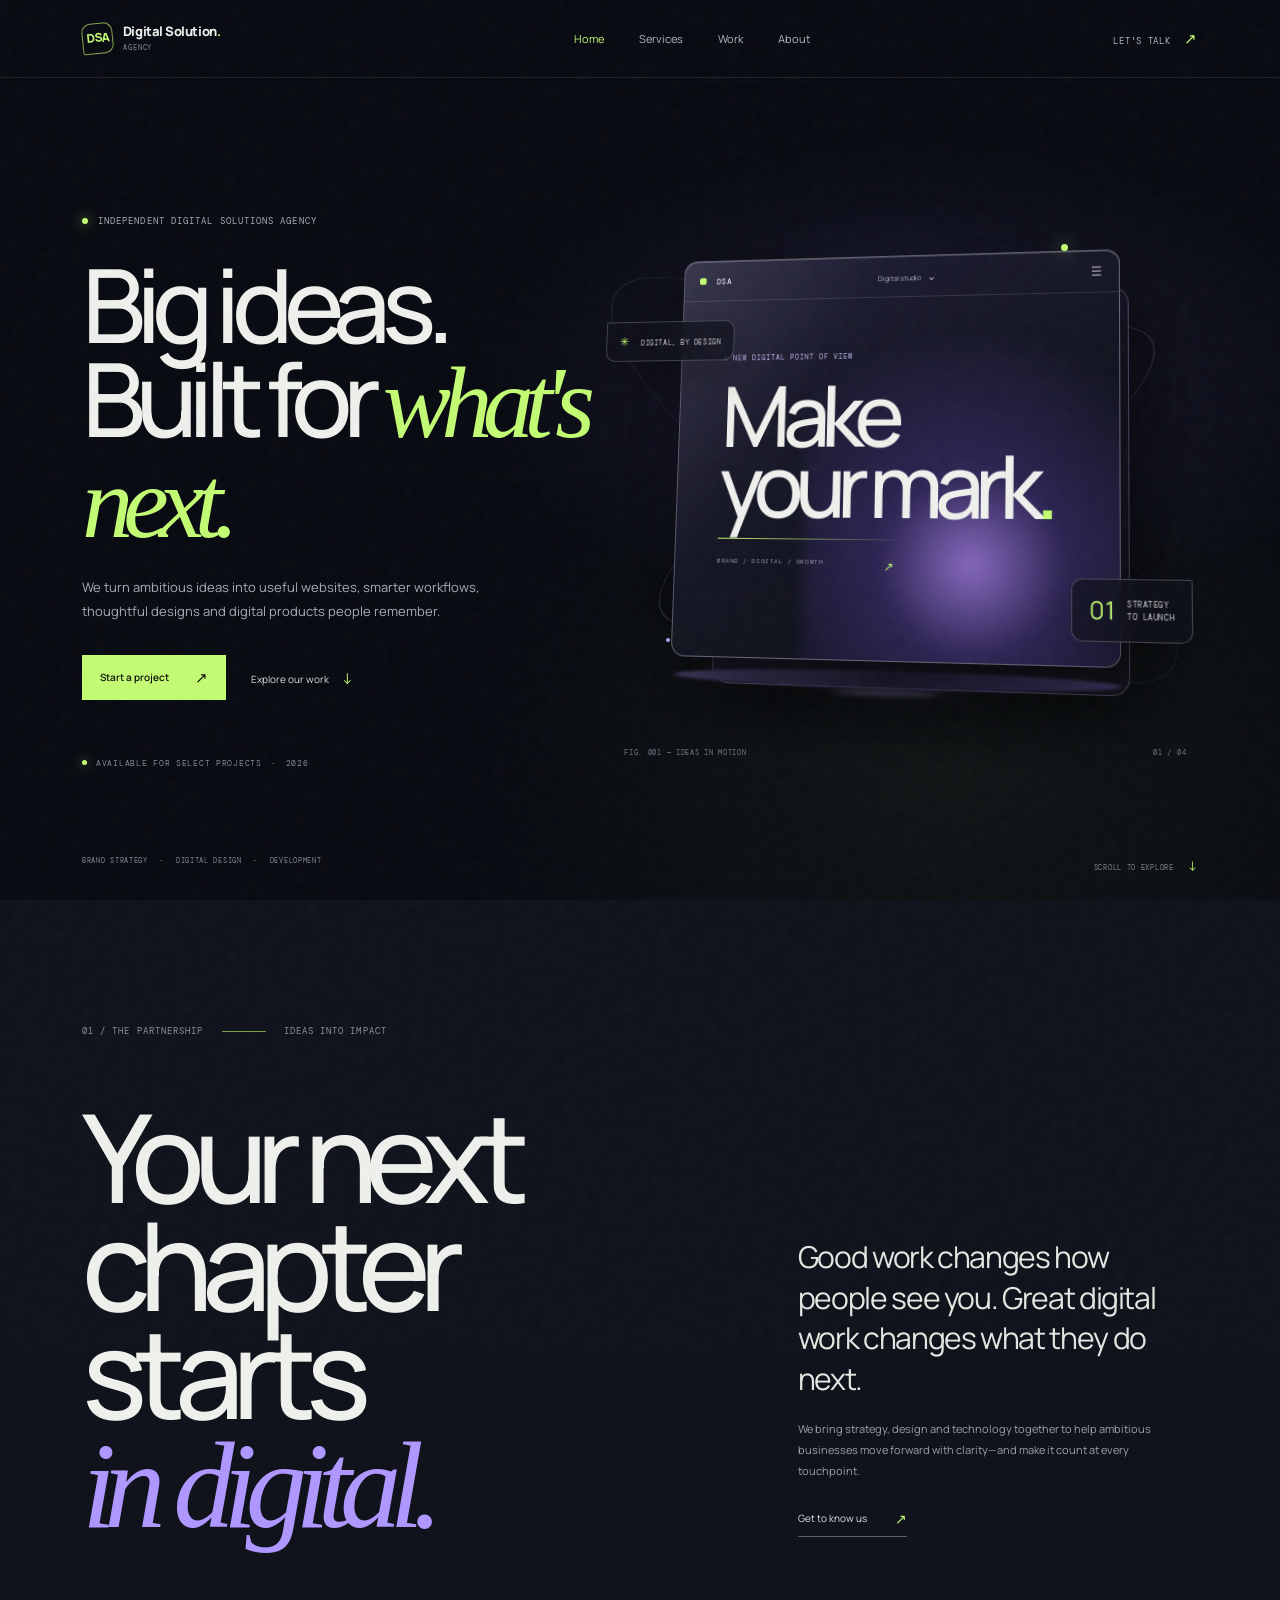
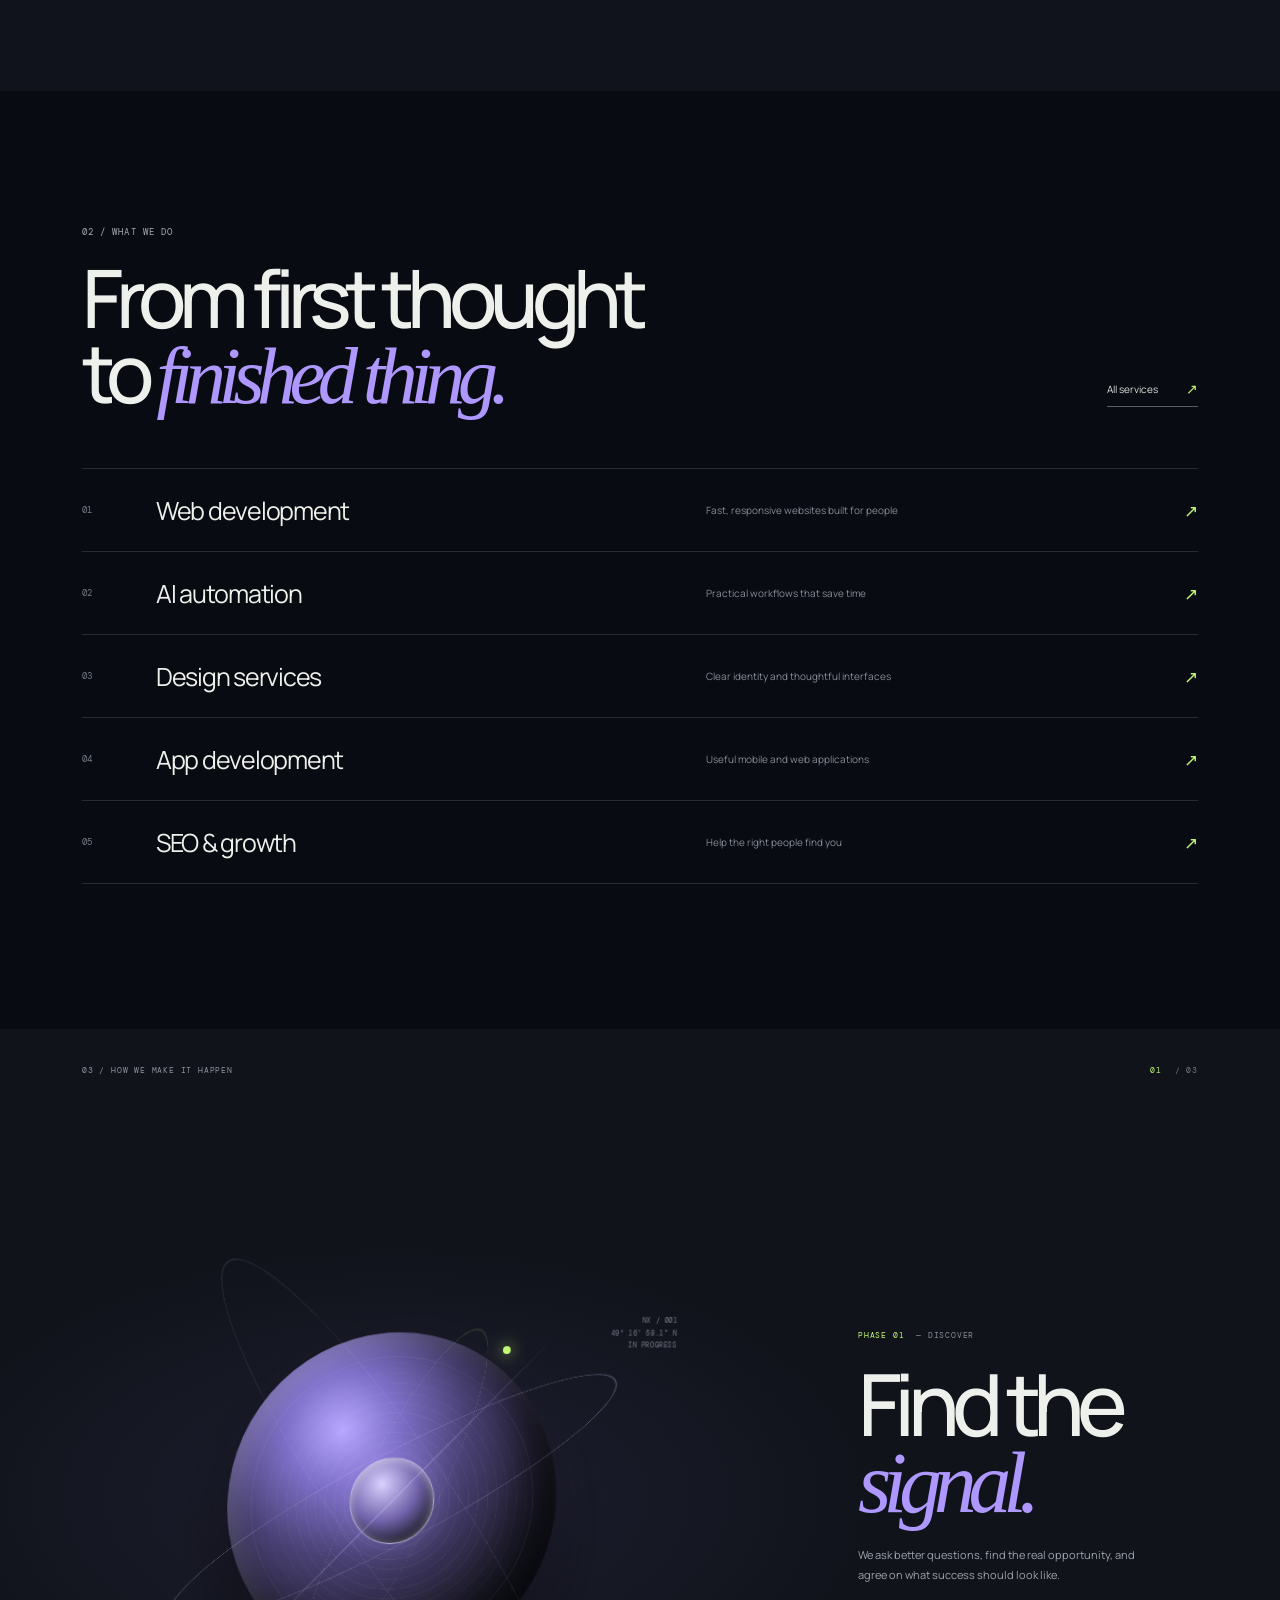
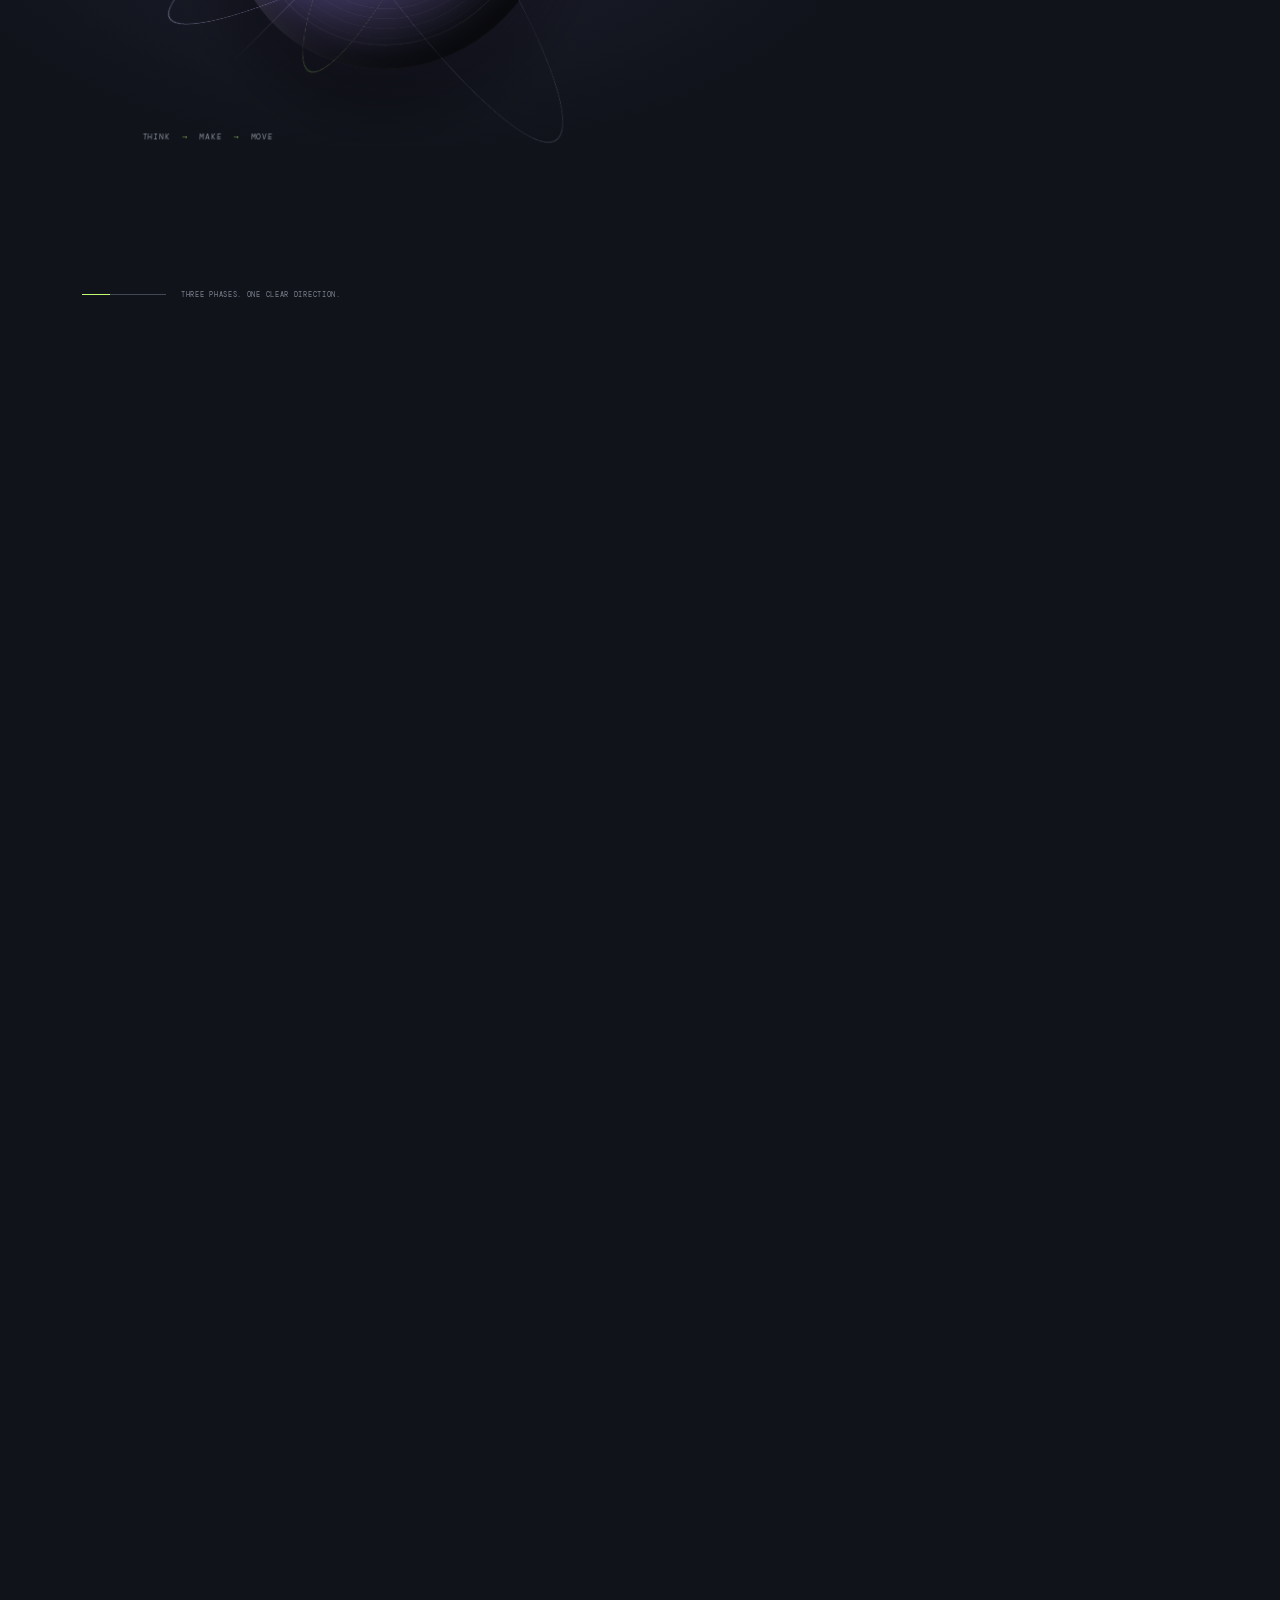
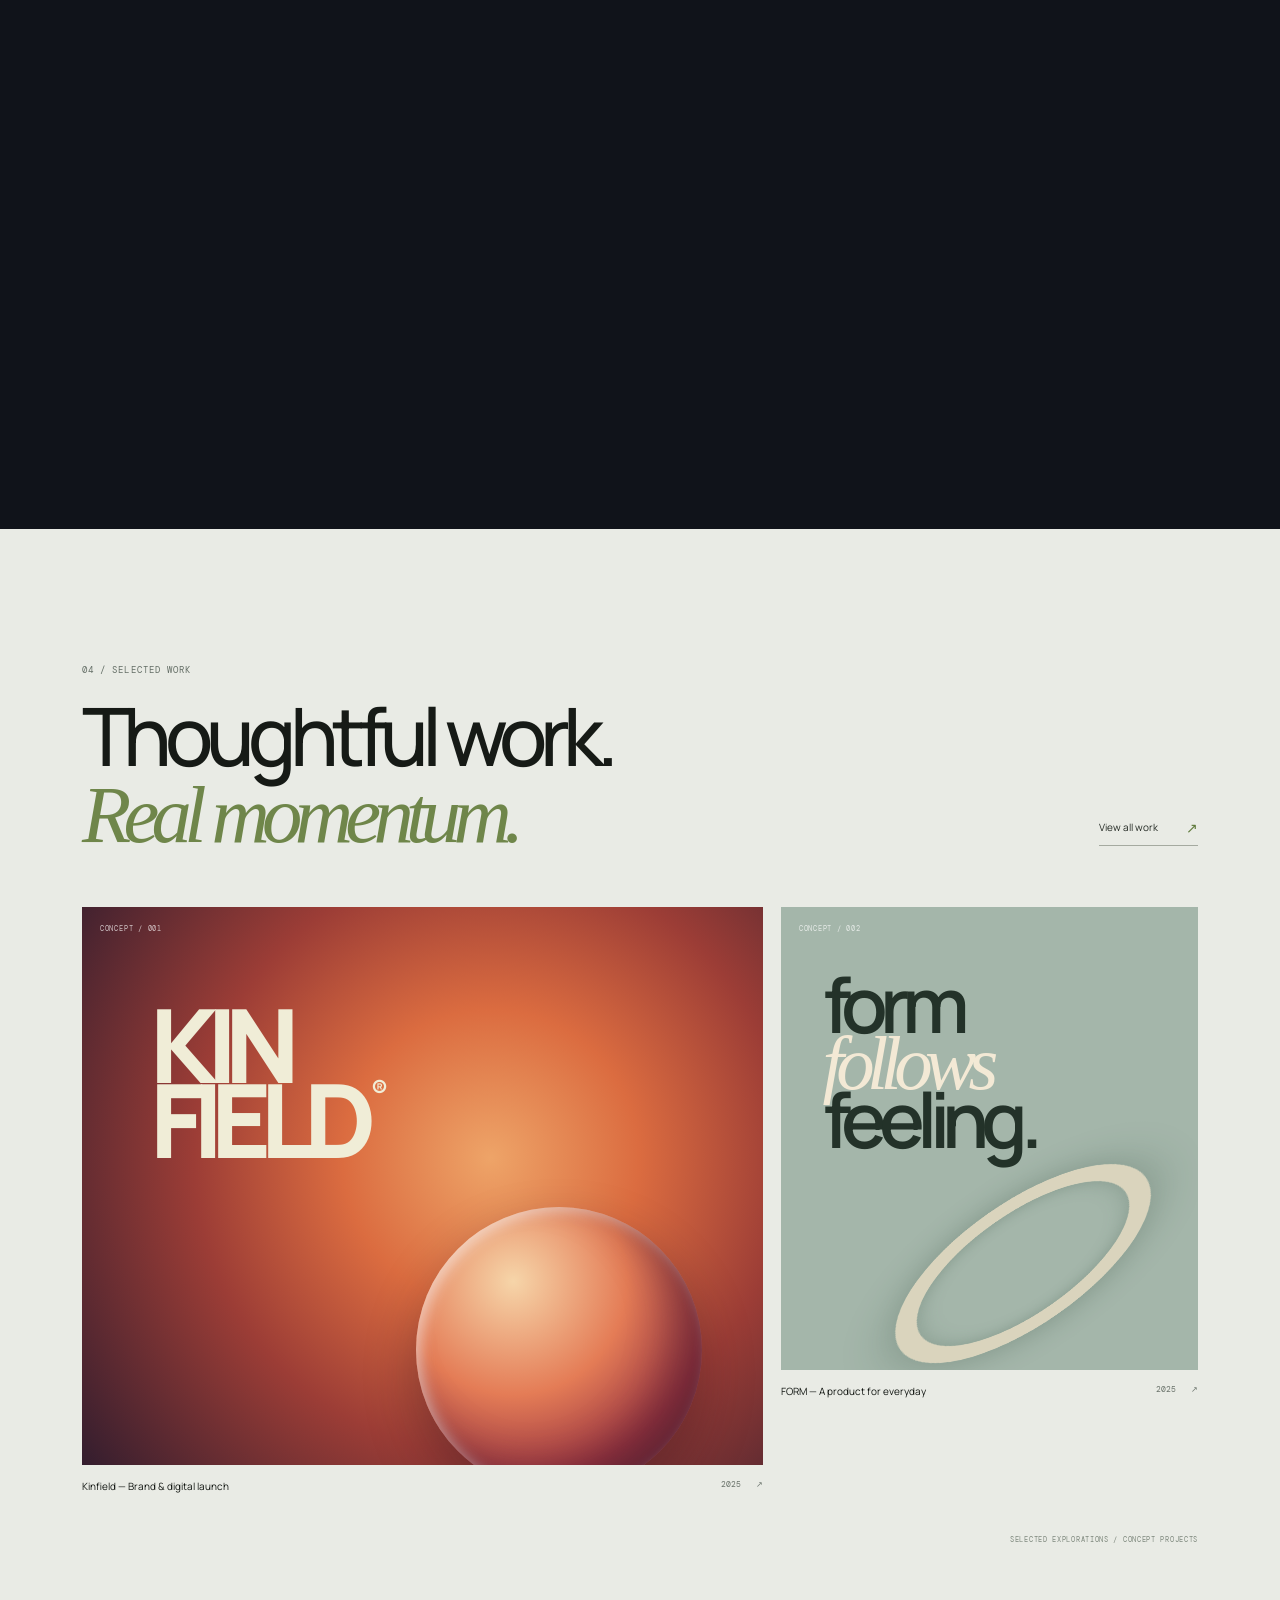
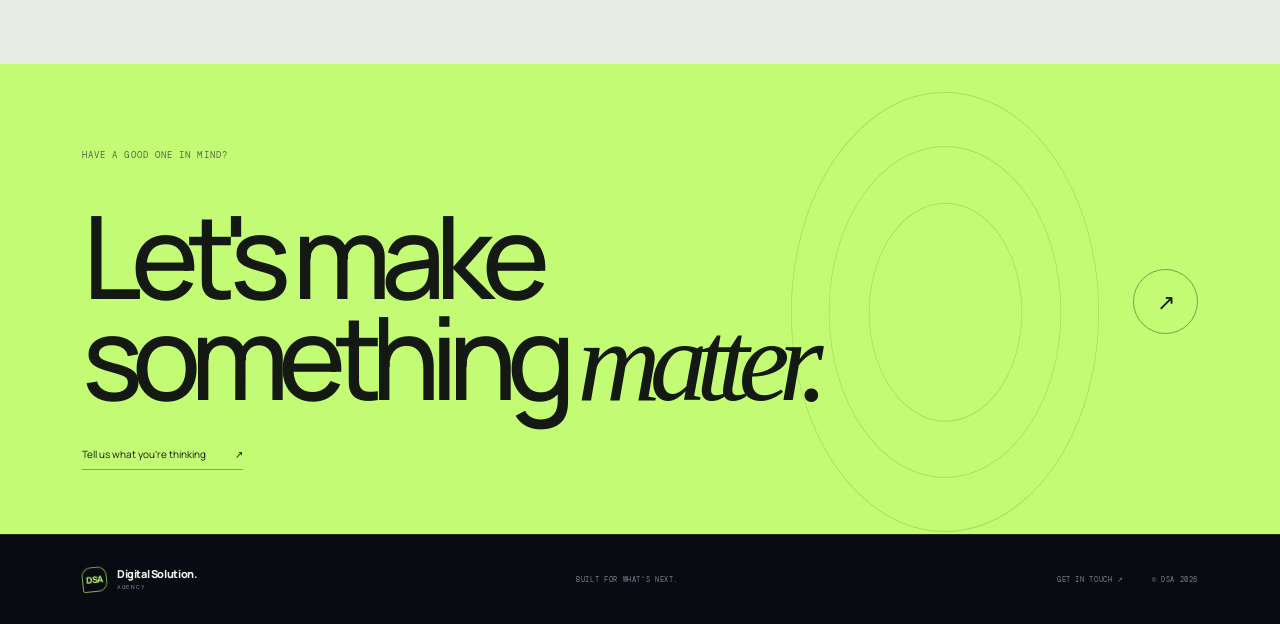
<file: index.html>
<!doctype html>
<html lang="en">
  <head>
    <meta charset="UTF-8" />
    <meta name="viewport" content="width=device-width, initial-scale=1.0" />
    <meta name="theme-color" content="#090b12" />
    <meta name="description" content="Digital Solution Agency builds digital experiences through web development, AI automation, design, SEO and app development." />
    <title>Digital Solution Agency — Build what's next</title>
    <link rel="preconnect" href="https://fonts.googleapis.com" />
    <link rel="preconnect" href="https://fonts.gstatic.com" crossorigin />
    <link href="https://fonts.googleapis.com/css2?family=DM+Mono:wght@400;500&family=Manrope:wght@400;500;600;700;800&display=swap" rel="stylesheet" />
    <link rel="stylesheet" href="styles.css" />
    <script src="script.js" defer></script>
  </head>
  <body>
    <div class="grain" aria-hidden="true"></div>
    <header class="site-header">
      <a class="brand" href="index.html" aria-label="Digital Solution Agency home"><span class="brand-symbol">DSA</span><span>Digital Solution<span class="brand-period">.</span><small>AGENCY</small></span></a>
      <nav class="main-nav" aria-label="Main navigation">
        <a class="active" aria-current="page" href="index.html">Home</a><a href="services.html">Services</a><a href="work.html">Work</a><a href="about.html">About</a>
      </nav>
      <a class="header-cta" href="contact.html">Let's talk <span>↗</span></a>
      <button class="menu-toggle" aria-label="Open navigation" aria-expanded="false"><span></span><span></span></button>
    </header>
    <main>
      <section class="home-hero">
        <div class="hero-grid" aria-hidden="true"></div>
        <div class="hero-copy reveal">
          <div class="eyebrow"><span class="status-dot"></span> INDEPENDENT DIGITAL SOLUTIONS AGENCY</div>
          <h1>Big ideas.<br />Built for <em>what's next.</em></h1>
          <p>We turn ambitious ideas into useful websites, smarter workflows, thoughtful designs and digital products people remember.</p>
          <div class="hero-actions"><a class="button button-primary" href="contact.html">Start a project <span>↗</span></a><a class="text-link" href="work.html">Explore our work <span>↓</span></a></div>
          <div class="hero-availability"><span class="availability-light"></span> AVAILABLE FOR SELECT PROJECTS <i>·</i> 2026</div>
        </div>
        <div class="hero-visual" data-hero-scene aria-label="Abstract three-dimensional digital product interface">
          <div class="visual-orbit orbit-a"></div><div class="visual-orbit orbit-b"></div><div class="orbit-spark spark-one"></div><div class="orbit-spark spark-two"></div>
          <div class="hero-device" data-hero-device>
            <div class="device-back"></div>
            <div class="device-screen">
              <div class="screen-top"><span class="screen-brand"><i></i> DSA</span><span>Digital studio <b>⌄</b></span><span class="screen-menu">☰</span></div>
              <div class="screen-content"><span class="screen-kicker">A NEW DIGITAL POINT OF VIEW</span><strong>Make<br />your mark<span>.</span></strong><div class="screen-line"></div><div class="screen-foot"><span>BRAND / DIGITAL / GROWTH</span><span>↗</span></div></div>
              <div class="screen-gradient"></div>
            </div>
            <div class="device-depth"></div>
            <div class="float-chip chip-a"><span>✳</span> DIGITAL, BY DESIGN</div>
            <div class="float-chip chip-b"><b>01</b><span> STRATEGY<br />TO LAUNCH</span></div>
          </div>
          <div class="hero-visual-caption"><span>FIG. 001 — IDEAS IN MOTION</span><span>01 / 04</span></div>
        </div>
        <div class="hero-bottom"><span>BRAND STRATEGY <i>·</i> DIGITAL DESIGN <i>·</i> DEVELOPMENT</span><a href="#intro">SCROLL TO EXPLORE <b>↓</b></a></div>
      </section>

      <section class="intro-section" id="intro">
        <div class="section-kicker reveal"><span>01 / THE PARTNERSHIP</span><i></i><span>IDEAS INTO IMPACT</span></div>
        <div class="intro-grid"><h2 class="reveal">Your next<br />chapter starts<br /><em>in digital.</em></h2><div class="intro-copy reveal"><p class="large-copy">Good work changes how people see you. Great digital work changes what they do next.</p><p>We bring strategy, design and technology together to help ambitious businesses move forward with clarity—and make it count at every touchpoint.</p><a class="arrow-link" href="about.html">Get to know us <span>↗</span></a></div></div>
      </section>

      <section class="services-preview">
        <div class="section-head reveal"><div><div class="eyebrow">02 / WHAT WE DO</div><h2>From first thought<br />to <em>finished thing.</em></h2></div><a class="arrow-link" href="services.html">All services <span>↗</span></a></div>
        <div class="service-list">
          <a class="service-row reveal" href="services.html#web"><span class="service-index">01</span><span class="service-title">Web development</span><span class="service-summary">Fast, responsive websites built for people</span><span class="service-arrow">↗</span></a>
          <a class="service-row reveal" href="services.html#automation"><span class="service-index">02</span><span class="service-title">AI automation</span><span class="service-summary">Practical workflows that save time</span><span class="service-arrow">↗</span></a>
          <a class="service-row reveal" href="services.html#design"><span class="service-index">03</span><span class="service-title">Design services</span><span class="service-summary">Clear identity and thoughtful interfaces</span><span class="service-arrow">↗</span></a>
          <a class="service-row reveal" href="services.html#apps"><span class="service-index">04</span><span class="service-title">App development</span><span class="service-summary">Useful mobile and web applications</span><span class="service-arrow">↗</span></a>
          <a class="service-row reveal" href="services.html#seo"><span class="service-index">05</span><span class="service-title">SEO &amp; growth</span><span class="service-summary">Help the right people find you</span><span class="service-arrow">↗</span></a>
        </div>
      </section>

      <section class="process-section" aria-label="How we work">
        <div class="process-stage">
          <div class="process-top"><span>03 / HOW WE MAKE IT HAPPEN</span><span class="process-counter"><b>01</b> <i>/ 03</i></span></div>
          <div class="process-art" aria-hidden="true"><div class="process-orb"><div class="process-orb-core"></div><span class="orb-ring ring-1"></span><span class="orb-ring ring-2"></span><span class="orb-ring ring-3"></span><span class="orb-axis"></span><span class="orb-point"></span></div><div class="process-stamp">THINK <i>→</i> MAKE <i>→</i> MOVE</div><div class="process-coordinates">NX / 001<br />49° 16' 58.1" N<br />IN PROGRESS</div></div>
          <div class="process-chapters">
            <article class="process-chapter is-active" data-process="0"><span>PHASE 01 <i>— DISCOVER</i></span><h2>Find the<br /><em>signal.</em></h2><p>We ask better questions, find the real opportunity, and agree on what success should look like.</p></article>
            <article class="process-chapter" data-process="1"><span>PHASE 02 <i>— DESIGN</i></span><h2>Make it<br /><em>matter.</em></h2><p>We shape a clear story and a considered experience, then bring every detail into focus.</p></article>
            <article class="process-chapter" data-process="2"><span>PHASE 03 <i>— DELIVER</i></span><h2>Build what<br /><em>moves you.</em></h2><p>We develop, refine and launch with care—then stay close while your next chapter unfolds.</p></article>
          </div>
          <div class="process-bottom"><div class="process-progress"><span></span></div><span>THREE PHASES. ONE CLEAR DIRECTION.</span></div>
        </div>
        <div class="process-steps" aria-hidden="true"><div></div><div></div><div></div></div>
      </section>

      <section class="work-preview">
        <div class="section-head reveal"><div><div class="eyebrow">04 / SELECTED WORK</div><h2>Thoughtful work.<br /><em>Real momentum.</em></h2></div><a class="arrow-link" href="work.html">View all work <span>↗</span></a></div>
        <div class="work-grid">
          <a class="work-card work-card-wide reveal" href="work.html#kinfield"><div class="work-art kinfield-art"><div class="kinfield-label">KIN<br />FIELD<span>®</span></div><div class="kinfield-orb"></div><span class="art-index">CONCEPT / 001</span></div><div class="work-meta"><span>Kinfield — Brand &amp; digital launch</span><span>2025&nbsp;&nbsp; ↗</span></div></a>
          <a class="work-card reveal" href="work.html#form"><div class="work-art form-art"><span class="form-word">form<br /><i>follows</i><br />feeling.</span><div class="form-loop"></div><span class="art-index">CONCEPT / 002</span></div><div class="work-meta"><span>FORM — A product for everyday</span><span>2025&nbsp;&nbsp; ↗</span></div></a>
        </div>
        <p class="concept-note">SELECTED EXPLORATIONS / CONCEPT PROJECTS</p>
      </section>

      <section class="contact-band"><div class="contact-band-orbit"></div><div class="eyebrow reveal">HAVE A GOOD ONE IN MIND?</div><div class="contact-band-inner reveal"><h2>Let's make<br />something <em>matter.</em></h2><a class="circle-cta" href="contact.html" aria-label="Start a conversation">↗</a></div><a class="contact-band-link reveal" href="contact.html">Tell us what you're thinking <span>↗</span></a></section>
    </main>
    <footer class="site-footer"><a class="brand" href="index.html"><span class="brand-symbol">DSA</span><span>Digital Solution<span class="brand-period">.</span><small>AGENCY</small></span></a><span>BUILT FOR WHAT'S NEXT.</span><div><a href="contact.html">GET IN TOUCH ↗</a><span>© DSA 2026</span></div></footer>
  </body>
</html>
</file>
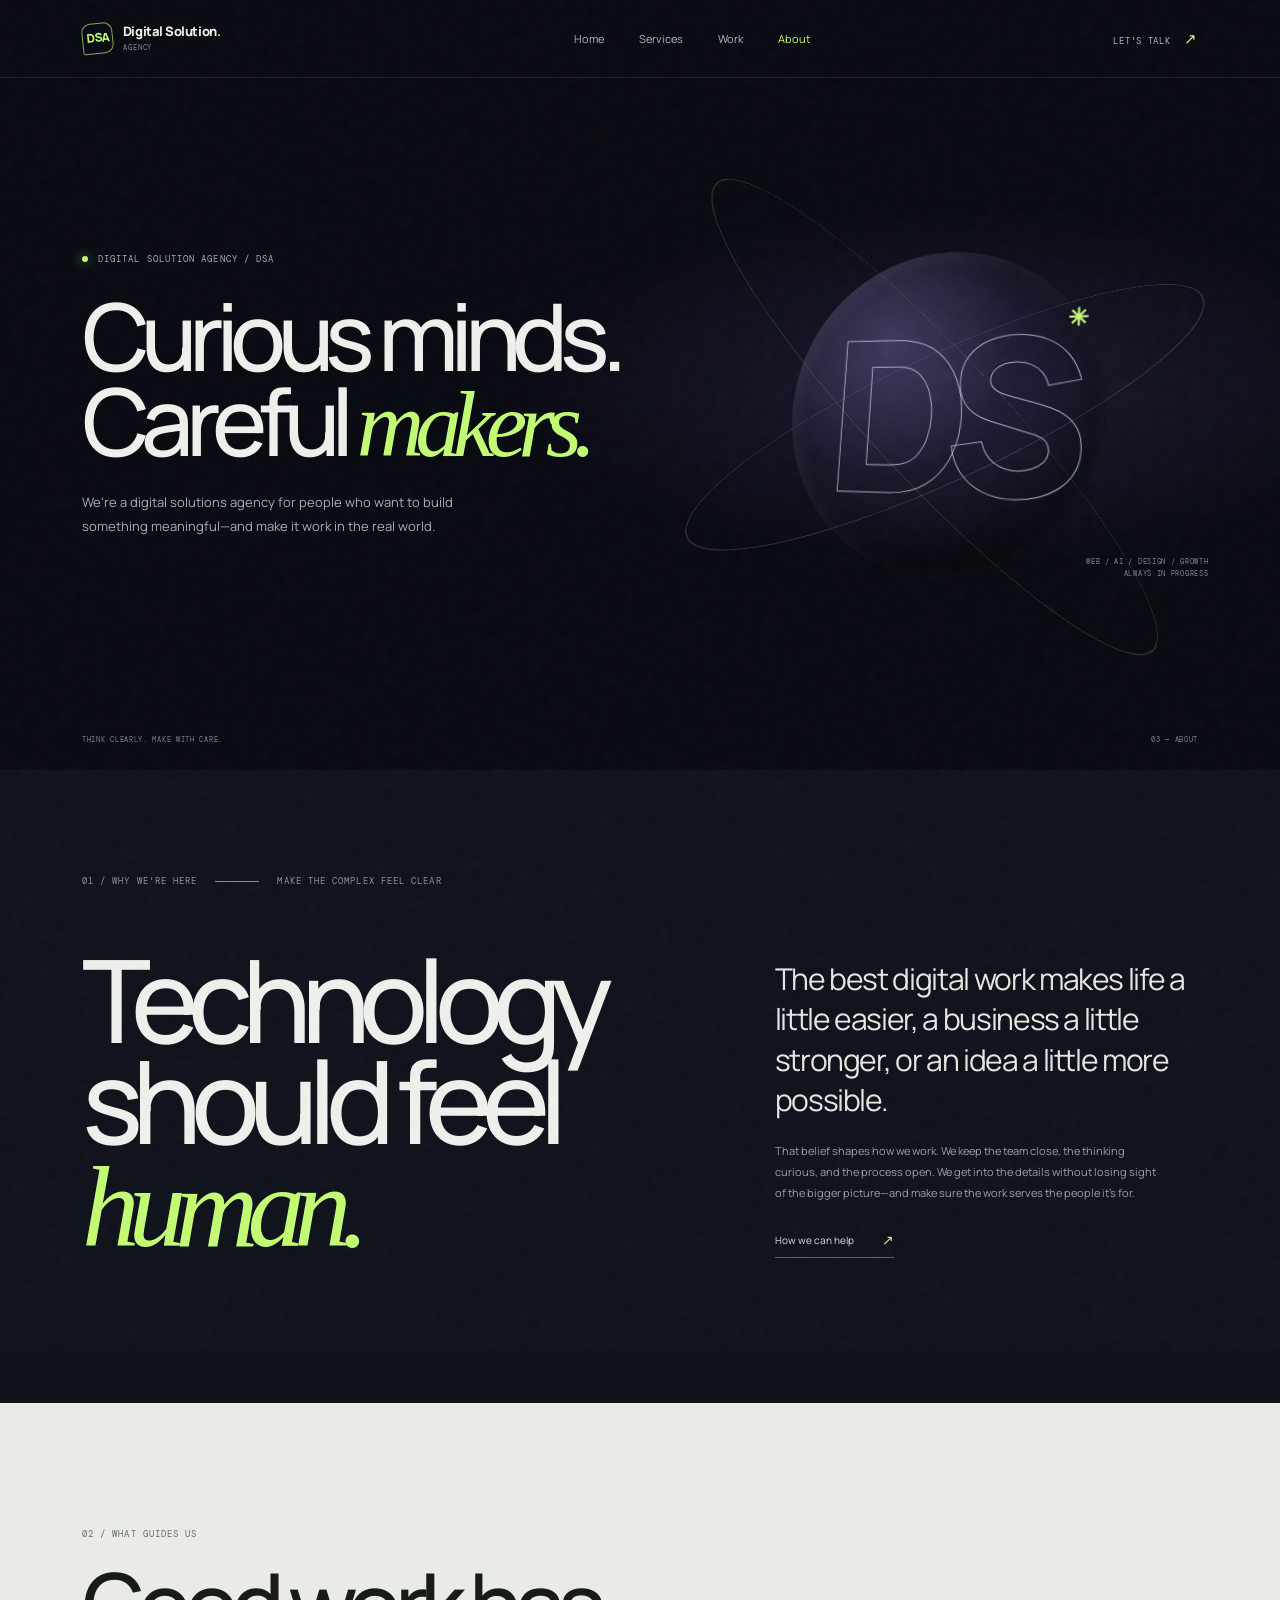
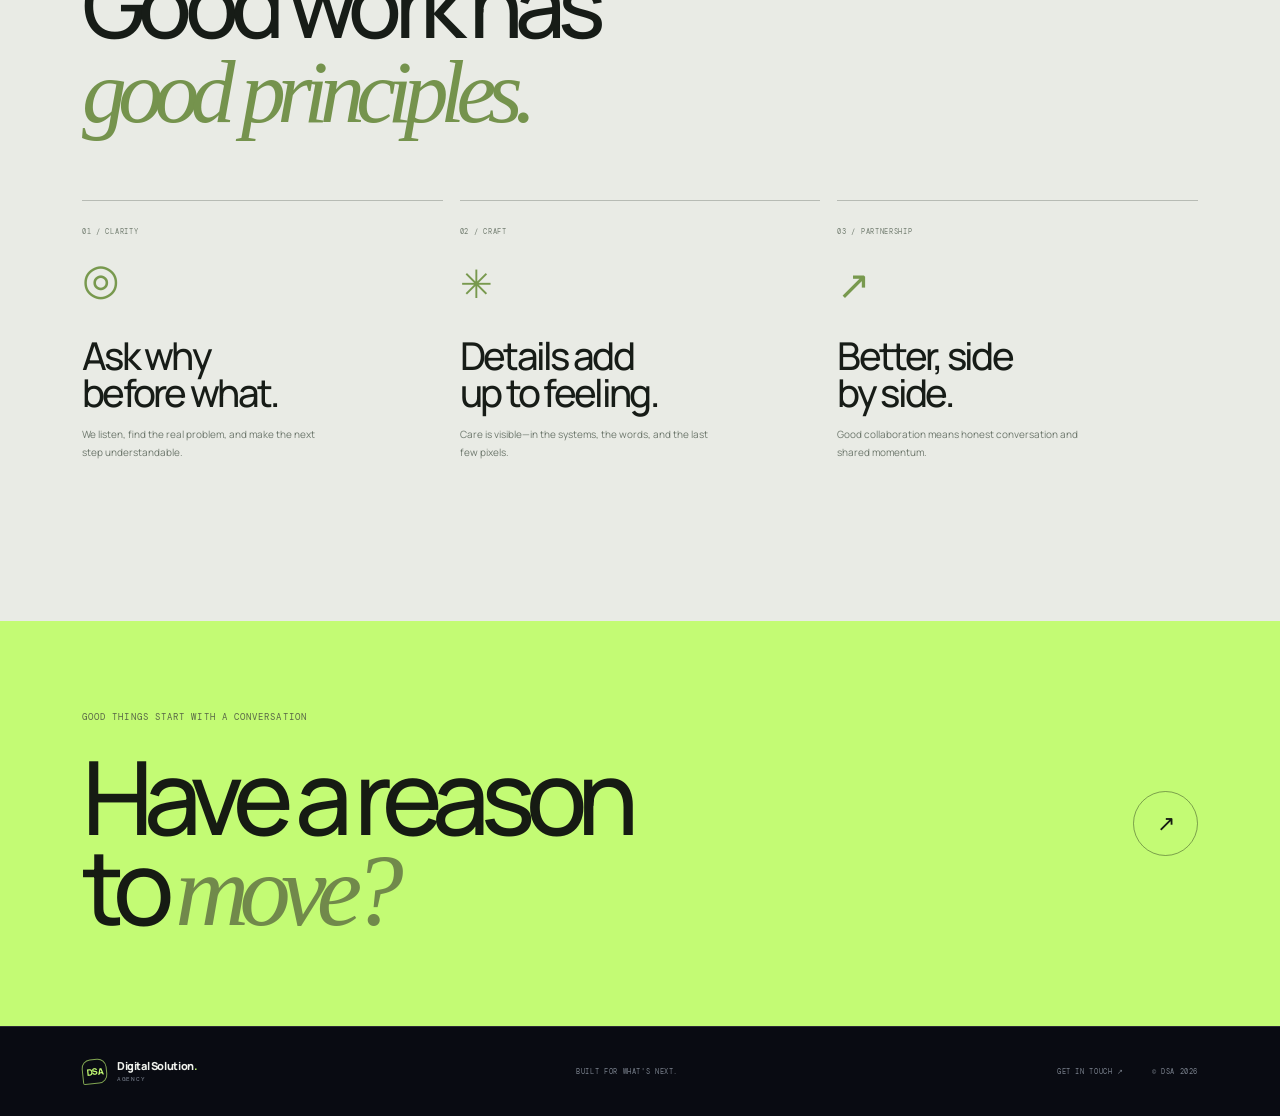
<file: about.html>
<!doctype html>
<html lang="en"><head>
  <meta charset="UTF-8" /><meta name="viewport" content="width=device-width, initial-scale=1.0" /><meta name="theme-color" content="#090b12" /><meta name="description" content="Meet Digital Solution Agency: a curious, careful team working across web development, AI, design, SEO and apps." /><title>About — Digital Solution Agency</title>
  <link rel="preconnect" href="https://fonts.googleapis.com" /><link rel="preconnect" href="https://fonts.gstatic.com" crossorigin /><link href="https://fonts.googleapis.com/css2?family=DM+Mono:wght@400;500&family=Manrope:wght@400;500;600;700;800&display=swap" rel="stylesheet" /><link rel="stylesheet" href="styles.css" /><script src="script.js" defer></script>
</head><body><div class="grain" aria-hidden="true"></div>
  <header class="site-header"><a class="brand" href="index.html" aria-label="Digital Solution Agency home"><span class="brand-symbol">DSA</span><span>Digital Solution<span class="brand-period">.</span><small>AGENCY</small></span></a><nav class="main-nav" aria-label="Main navigation"><a href="index.html">Home</a><a href="services.html">Services</a><a href="work.html">Work</a><a class="active" aria-current="page" href="about.html">About</a></nav><a class="header-cta" href="contact.html">Let's talk <span>↗</span></a><button class="menu-toggle" aria-label="Open navigation" aria-expanded="false"><span></span><span></span></button></header>
  <main>
    <section class="page-hero about-hero"><div class="page-hero-copy reveal"><div class="eyebrow"><span class="status-dot"></span> DIGITAL SOLUTION AGENCY / DSA</div><h1>Curious minds.<br />Careful <em>makers.</em></h1><p>We're a digital solutions agency for people who want to build something meaningful—and make it work in the real world.</p></div><div class="about-hero-art"><div class="about-monogram">DS<span>✳</span></div><div class="about-orbit about-orbit-a"></div><div class="about-orbit about-orbit-b"></div><span class="about-art-label">WEB / AI / DESIGN / GROWTH<br />ALWAYS IN PROGRESS</span></div><div class="page-hero-foot"><span>THINK CLEARLY. MAKE WITH CARE.</span><span>03 — ABOUT</span></div></section>
    <section class="about-statement"><div class="section-kicker reveal"><span>01 / WHY WE'RE HERE</span><i></i><span>MAKE THE COMPLEX FEEL CLEAR</span></div><div class="about-statement-grid"><h2 class="reveal">Technology<br />should feel<br /><em>human.</em></h2><div class="about-copy reveal"><p class="large-copy">The best digital work makes life a little easier, a business a little stronger, or an idea a little more possible.</p><p>That belief shapes how we work. We keep the team close, the thinking curious, and the process open. We get into the details without losing sight of the bigger picture—and make sure the work serves the people it's for.</p><a class="arrow-link" href="services.html">How we can help <span>↗</span></a></div></div></section>
    <section class="principles-section"><div class="principles-heading reveal"><div class="eyebrow">02 / WHAT GUIDES US</div><h2>Good work has<br /><em>good principles.</em></h2></div><div class="principles-grid"><article class="principle-card reveal"><span>01 / CLARITY</span><div class="principle-symbol clarity-symbol">◎</div><h3>Ask why<br />before what.</h3><p>We listen, find the real problem, and make the next step understandable.</p></article><article class="principle-card reveal"><span>02 / CRAFT</span><div class="principle-symbol craft-symbol">✳</div><h3>Details add<br />up to feeling.</h3><p>Care is visible—in the systems, the words, and the last few pixels.</p></article><article class="principle-card reveal"><span>03 / PARTNERSHIP</span><div class="principle-symbol partnership-symbol">↗</div><h3>Better, side<br />by side.</h3><p>Good collaboration means honest conversation and shared momentum.</p></article></div></section>
    <section class="about-cta"><div><div class="eyebrow">GOOD THINGS START WITH A CONVERSATION</div><h2>Have a reason<br />to <em>move?</em></h2></div><a class="circle-cta" href="contact.html" aria-label="Contact Digital Solution Agency">↗</a></section>
  </main><footer class="site-footer"><a class="brand" href="index.html"><span class="brand-symbol">DSA</span><span>Digital Solution<span class="brand-period">.</span><small>AGENCY</small></span></a><span>BUILT FOR WHAT'S NEXT.</span><div><a href="contact.html">GET IN TOUCH ↗</a><span>© DSA 2026</span></div></footer>
</body></html>
</file>
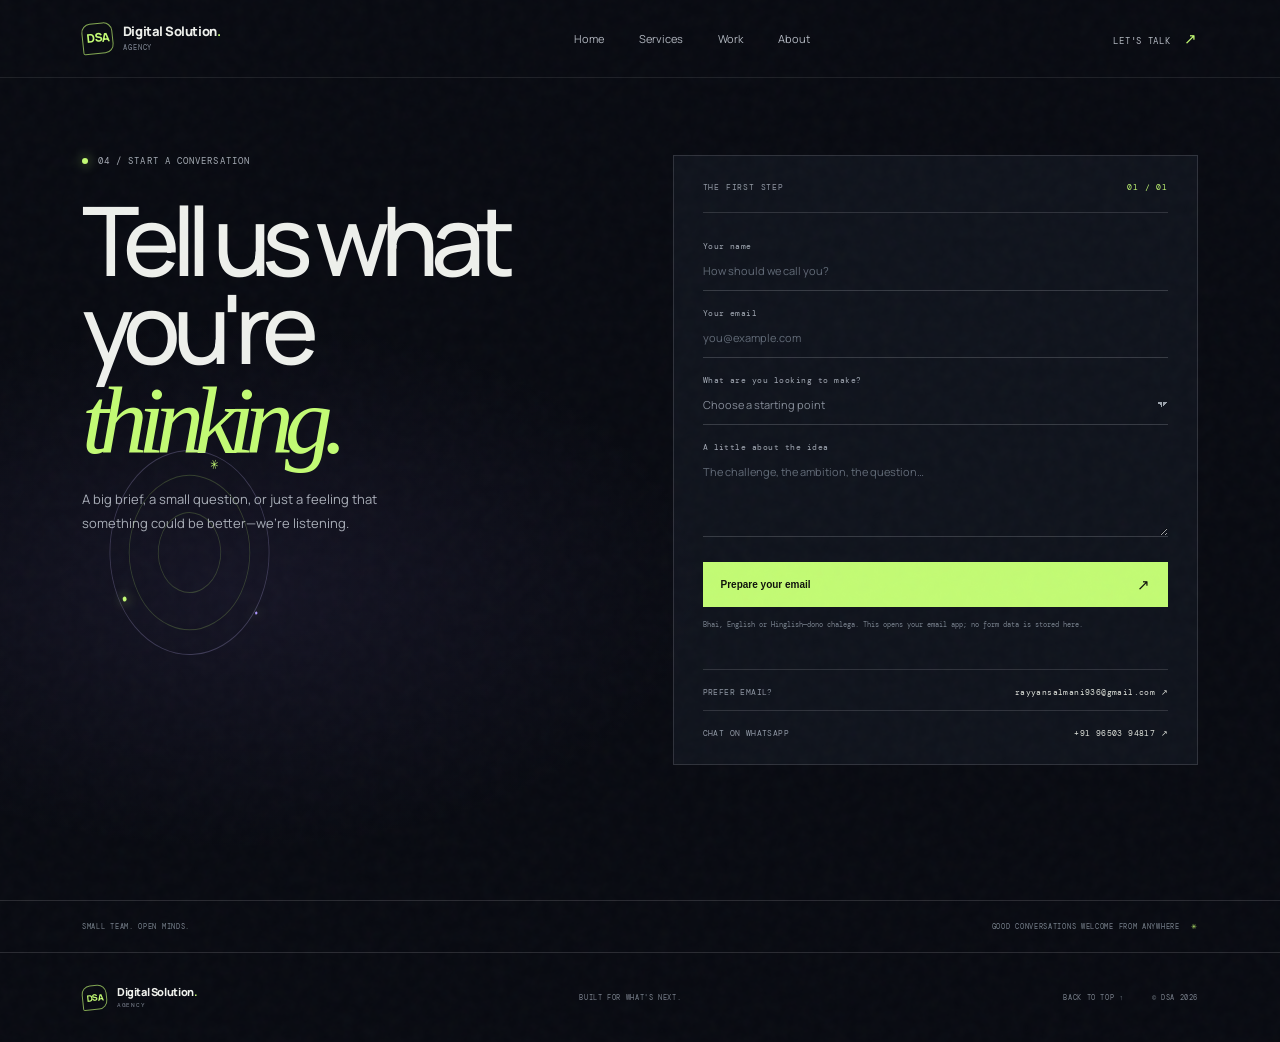
<file: contact.html>
<!doctype html>
<html lang="en"><head>
  <meta charset="UTF-8" /><meta name="viewport" content="width=device-width, initial-scale=1.0" /><meta name="theme-color" content="#090b12" /><meta name="description" content="Have a digital challenge or new idea? Start a conversation with Digital Solution Agency." /><title>Let's talk — Digital Solution Agency</title>
  <link rel="preconnect" href="https://fonts.googleapis.com" /><link rel="preconnect" href="https://fonts.gstatic.com" crossorigin /><link href="https://fonts.googleapis.com/css2?family=DM+Mono:wght@400;500&family=Manrope:wght@400;500;600;700;800&display=swap" rel="stylesheet" /><link rel="stylesheet" href="styles.css" /><script src="script.js" defer></script>
</head><body><div class="grain" aria-hidden="true"></div>
  <header class="site-header"><a class="brand" href="index.html" aria-label="Digital Solution Agency home"><span class="brand-symbol">DSA</span><span>Digital Solution<span class="brand-period">.</span><small>AGENCY</small></span></a><nav class="main-nav" aria-label="Main navigation"><a href="index.html">Home</a><a href="services.html">Services</a><a href="work.html">Work</a><a href="about.html">About</a></nav><a class="header-cta active" aria-current="page" href="contact.html">Let's talk <span>↗</span></a><button class="menu-toggle" aria-label="Open navigation" aria-expanded="false"><span></span><span></span></button></header>
  <main>
    <section class="contact-page"><div class="contact-intro reveal"><div class="eyebrow"><span class="status-dot"></span> 04 / START A CONVERSATION</div><h1>Tell us what<br />you're <em>thinking.</em></h1><p>A big brief, a small question, or just a feeling that something could be better—we're listening.</p><div class="contact-orbit" aria-hidden="true"><span>✳</span><i></i><i></i></div></div><div class="contact-form-wrap reveal"><div class="form-heading"><span>THE FIRST STEP</span><span>01 / 01</span></div><form class="contact-form" data-contact-form>
      <label>Your name<input name="name" autocomplete="name" placeholder="How should we call you?" required /></label>
      <label>Your email<input type="email" name="email" autocomplete="email" placeholder="you@example.com" required /></label>
      <label>What are you looking to make?<select name="project" required><option value="" disabled selected>Choose a starting point</option><option>Web development</option><option>AI automation</option><option>Design services</option><option>SEO</option><option>App development</option><option>Something else</option></select></label>
      <label>A little about the idea<textarea name="message" rows="4" placeholder="The challenge, the ambition, the question…" required></textarea></label>
      <button class="button button-primary form-submit" type="submit">Prepare your email <span>↗</span></button>
      <p class="form-note">Bhai, English or Hinglish—dono chalega. This opens your email app; no form data is stored here.</p>
      <p class="form-feedback" data-form-feedback aria-live="polite"></p>
    </form><div class="contact-direct"><span>PREFER EMAIL?</span><a href="mailto:rayyansalmani936@gmail.com">rayyansalmani936@gmail.com ↗</a></div><div class="contact-direct"><span>CHAT ON WHATSAPP</span><a href="https://wa.me/919650394817" target="_blank" rel="noopener noreferrer">+91 96503 94817 ↗</a></div></div></section>
    <section class="contact-bottom"><span>SMALL TEAM. OPEN MINDS.</span><span>GOOD CONVERSATIONS WELCOME FROM ANYWHERE <i>✳</i></span></section>
  </main><footer class="site-footer"><a class="brand" href="index.html"><span class="brand-symbol">DSA</span><span>Digital Solution<span class="brand-period">.</span><small>AGENCY</small></span></a><span>BUILT FOR WHAT'S NEXT.</span><div><a href="#top">BACK TO TOP ↑</a><span>© DSA 2026</span></div></footer>
</body></html>
</file>
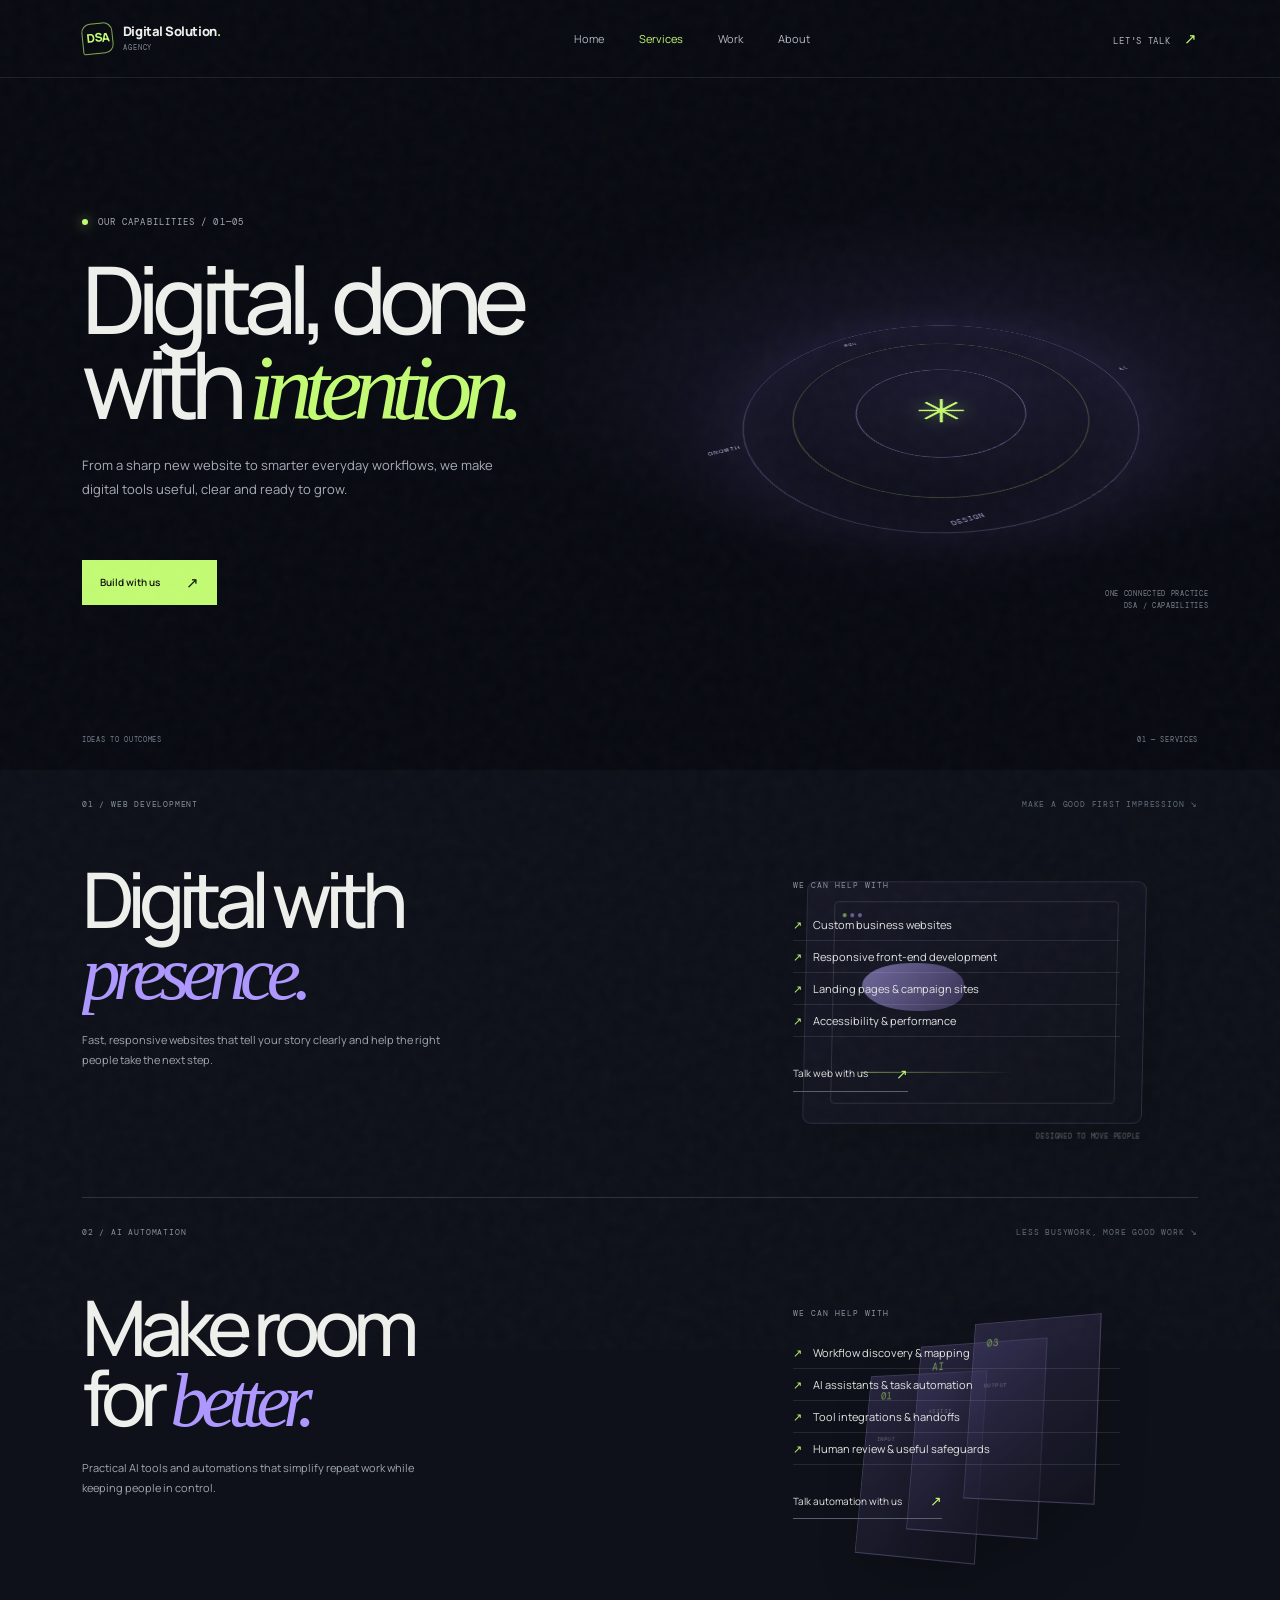
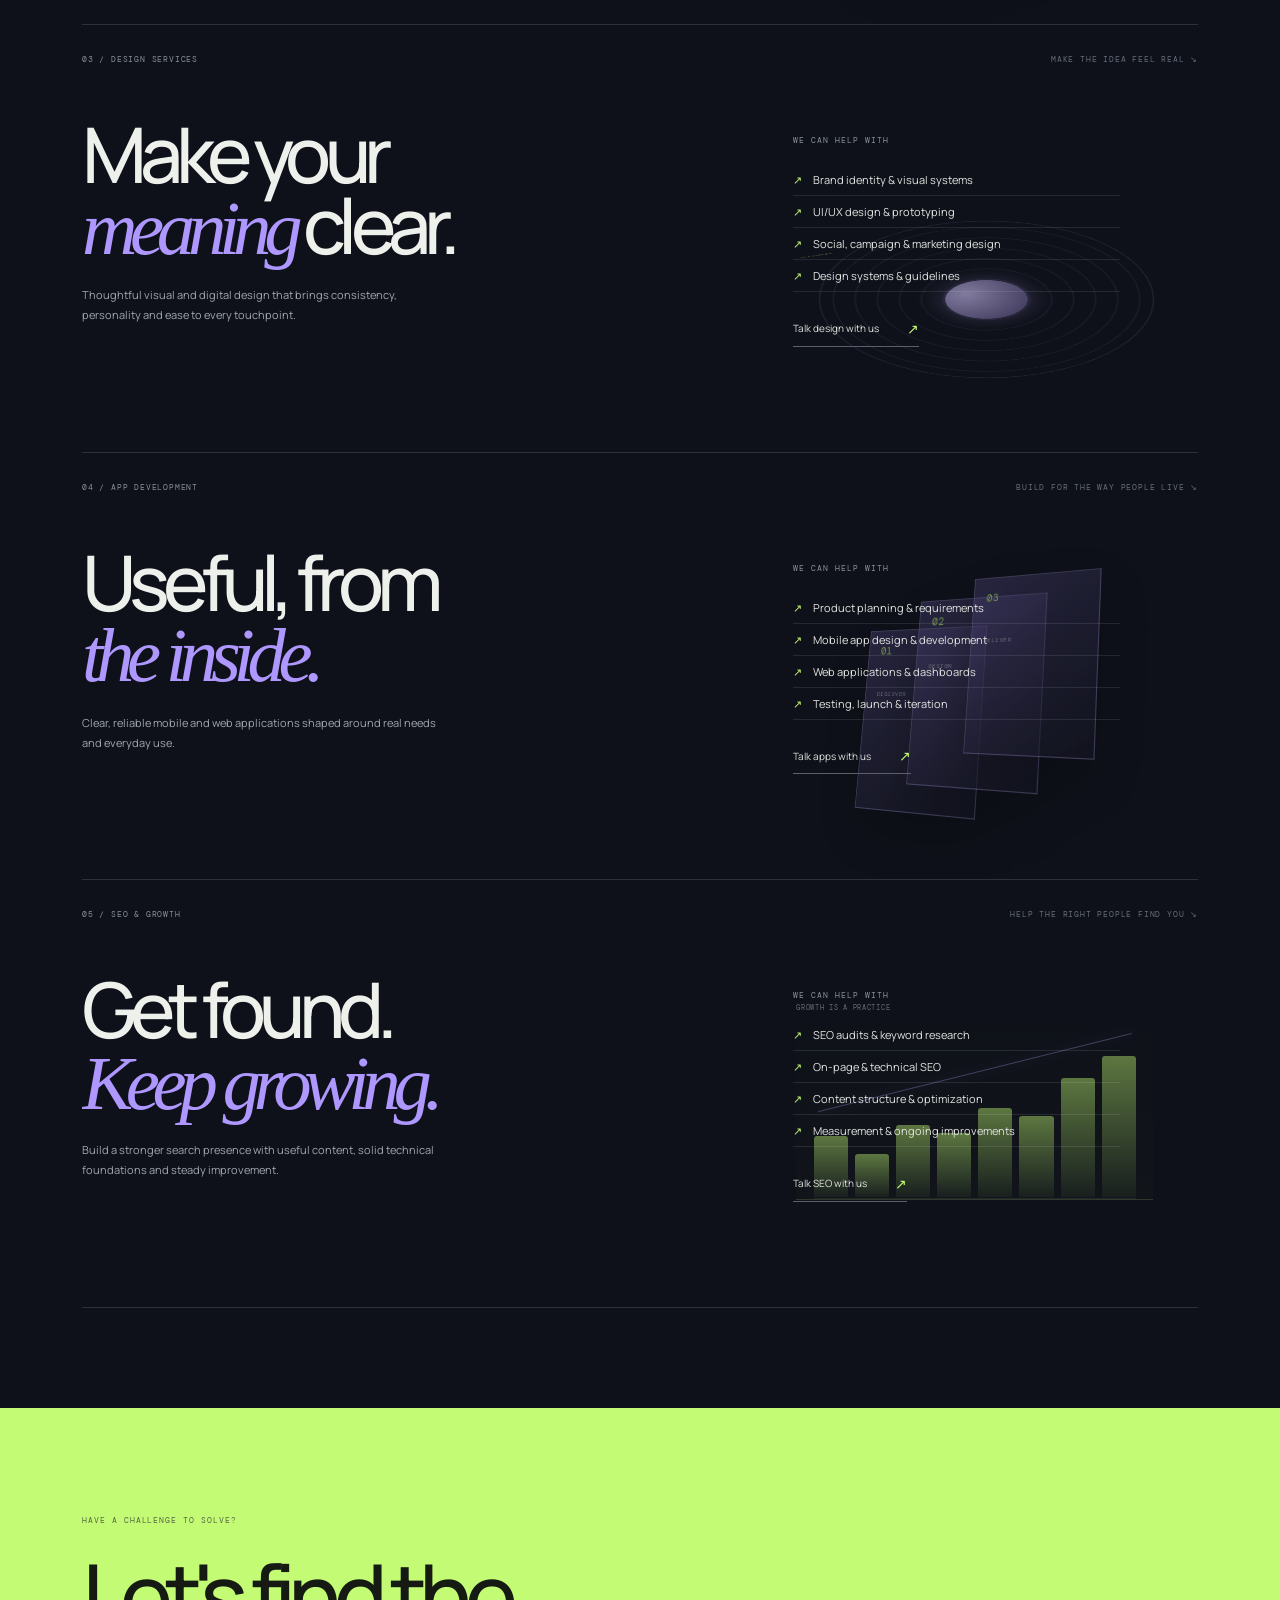
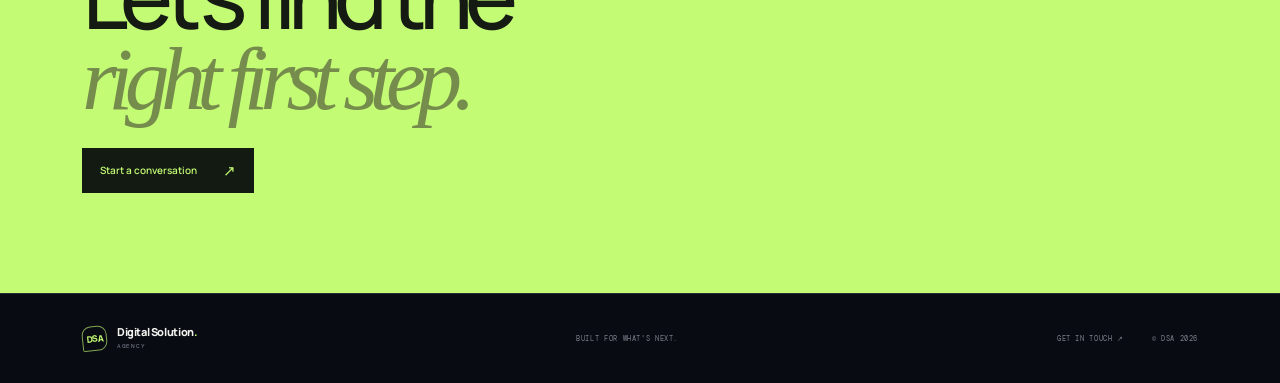
<file: services.html>
<!doctype html>
<html lang="en"><head>
  <meta charset="UTF-8" /><meta name="viewport" content="width=device-width, initial-scale=1.0" /><meta name="theme-color" content="#090b12" />
  <meta name="description" content="Explore Digital Solution Agency's web development, AI automation, design, SEO and app development services." />
  <title>Services — Digital Solution Agency</title>
  <link rel="preconnect" href="https://fonts.googleapis.com" /><link rel="preconnect" href="https://fonts.gstatic.com" crossorigin />
  <link href="https://fonts.googleapis.com/css2?family=DM+Mono:wght@400;500&family=Manrope:wght@400;500;600;700;800&display=swap" rel="stylesheet" /><link rel="stylesheet" href="styles.css" /><script src="script.js" defer></script>
</head><body><div class="grain" aria-hidden="true"></div>
  <header class="site-header"><a class="brand" href="index.html" aria-label="Digital Solution Agency home"><span class="brand-symbol">DSA</span><span>Digital Solution<span class="brand-period">.</span><small>AGENCY</small></span></a><nav class="main-nav" aria-label="Main navigation"><a href="index.html">Home</a><a class="active" aria-current="page" href="services.html">Services</a><a href="work.html">Work</a><a href="about.html">About</a></nav><a class="header-cta" href="contact.html">Let's talk <span>↗</span></a><button class="menu-toggle" aria-label="Open navigation" aria-expanded="false"><span></span><span></span></button></header>
  <main>
    <section class="page-hero service-hero"><div class="page-hero-copy reveal"><div class="eyebrow"><span class="status-dot"></span> OUR CAPABILITIES / 01—05</div><h1>Digital, done<br />with <em>intention.</em></h1><p>From a sharp new website to smarter everyday workflows, we make digital tools useful, clear and ready to grow.</p><a class="button button-primary" href="contact.html">Build with us <span>↗</span></a></div><div class="service-hero-art"><div class="service-hero-wheel"><span>WEB</span><span>AI</span><span>DESIGN</span><span>GROWTH</span><i>✳</i></div><div class="wheel-caption">ONE CONNECTED PRACTICE<br />DSA / CAPABILITIES</div></div><div class="page-hero-foot"><span>IDEAS TO OUTCOMES</span><span>01 — SERVICES</span></div></section>
    <section class="service-detail-list">
      <article class="service-detail" id="web"><div class="service-detail-top"><span>01 / WEB DEVELOPMENT</span><span>MAKE A GOOD FIRST IMPRESSION ↘</span></div><div class="service-detail-main"><div class="service-detail-title"><h2>Digital with<br /><em>presence.</em></h2><p>Fast, responsive websites that tell your story clearly and help the right people take the next step.</p></div><div class="service-detail-info"><span class="detail-label">WE CAN HELP WITH</span><ul><li>Custom business websites</li><li>Responsive front-end development</li><li>Landing pages &amp; campaign sites</li><li>Accessibility &amp; performance</li></ul><a class="arrow-link" href="contact.html">Talk web with us <span>↗</span></a></div></div><div class="service-detail-graphic graphic-web"><div class="mini-window"><i></i><i></i><i></i><div></div><b></b></div><span>DESIGNED TO MOVE PEOPLE</span></div></article>
      <article class="service-detail" id="automation"><div class="service-detail-top"><span>02 / AI AUTOMATION</span><span>LESS BUSYWORK, MORE GOOD WORK ↘</span></div><div class="service-detail-main"><div class="service-detail-title"><h2>Make room<br />for <em>better.</em></h2><p>Practical AI tools and automations that simplify repeat work while keeping people in control.</p></div><div class="service-detail-info"><span class="detail-label">WE CAN HELP WITH</span><ul><li>Workflow discovery &amp; mapping</li><li>AI assistants &amp; task automation</li><li>Tool integrations &amp; handoffs</li><li>Human review &amp; useful safeguards</li></ul><a class="arrow-link" href="contact.html">Talk automation with us <span>↗</span></a></div></div><div class="service-detail-graphic graphic-product"><div class="product-tile tile-one">01 <span>INPUT</span></div><div class="product-tile tile-two">AI <span>ASSIST</span></div><div class="product-tile tile-three">03 <span>OUTPUT</span></div></div></article>
      <article class="service-detail" id="design"><div class="service-detail-top"><span>03 / DESIGN SERVICES</span><span>MAKE THE IDEA FEEL REAL ↘</span></div><div class="service-detail-main"><div class="service-detail-title"><h2>Make your<br /><em>meaning</em> clear.</h2><p>Thoughtful visual and digital design that brings consistency, personality and ease to every touchpoint.</p></div><div class="service-detail-info"><span class="detail-label">WE CAN HELP WITH</span><ul><li>Brand identity &amp; visual systems</li><li>UI/UX design &amp; prototyping</li><li>Social, campaign &amp; marketing design</li><li>Design systems &amp; guidelines</li></ul><a class="arrow-link" href="contact.html">Talk design with us <span>↗</span></a></div></div><div class="service-detail-graphic graphic-strategy"><span class="graphic-word">SIGNAL</span><i></i><b>MAKE IT<br />MEAN SOMETHING</b></div></article>
      <article class="service-detail" id="apps"><div class="service-detail-top"><span>04 / APP DEVELOPMENT</span><span>BUILD FOR THE WAY PEOPLE LIVE ↘</span></div><div class="service-detail-main"><div class="service-detail-title"><h2>Useful, from<br /><em>the inside.</em></h2><p>Clear, reliable mobile and web applications shaped around real needs and everyday use.</p></div><div class="service-detail-info"><span class="detail-label">WE CAN HELP WITH</span><ul><li>Product planning &amp; requirements</li><li>Mobile app design &amp; development</li><li>Web applications &amp; dashboards</li><li>Testing, launch &amp; iteration</li></ul><a class="arrow-link" href="contact.html">Talk apps with us <span>↗</span></a></div></div><div class="service-detail-graphic graphic-product"><div class="product-tile tile-one">01 <span>DISCOVER</span></div><div class="product-tile tile-two">02 <span>DESIGN</span></div><div class="product-tile tile-three">03 <span>DELIVER</span></div></div></article>
      <article class="service-detail" id="seo"><div class="service-detail-top"><span>05 / SEO &amp; GROWTH</span><span>HELP THE RIGHT PEOPLE FIND YOU ↘</span></div><div class="service-detail-main"><div class="service-detail-title"><h2>Get found.<br /><em>Keep growing.</em></h2><p>Build a stronger search presence with useful content, solid technical foundations and steady improvement.</p></div><div class="service-detail-info"><span class="detail-label">WE CAN HELP WITH</span><ul><li>SEO audits &amp; keyword research</li><li>On-page &amp; technical SEO</li><li>Content structure &amp; optimization</li><li>Measurement &amp; ongoing improvements</li></ul><a class="arrow-link" href="contact.html">Talk SEO with us <span>↗</span></a></div></div><div class="service-detail-graphic graphic-growth"><span>GROWTH IS A PRACTICE</span><div><i></i><i></i><i></i><i></i><i></i><i></i><i></i><i></i></div></div></article>
    </section>
    <section class="page-cta"><span>HAVE A CHALLENGE TO SOLVE?</span><h2>Let's find the<br /><em>right first step.</em></h2><a class="button button-primary" href="contact.html">Start a conversation <span>↗</span></a></section>
  </main><footer class="site-footer"><a class="brand" href="index.html"><span class="brand-symbol">DSA</span><span>Digital Solution<span class="brand-period">.</span><small>AGENCY</small></span></a><span>BUILT FOR WHAT'S NEXT.</span><div><a href="contact.html">GET IN TOUCH ↗</a><span>© DSA 2026</span></div></footer>
</body></html>
</file>
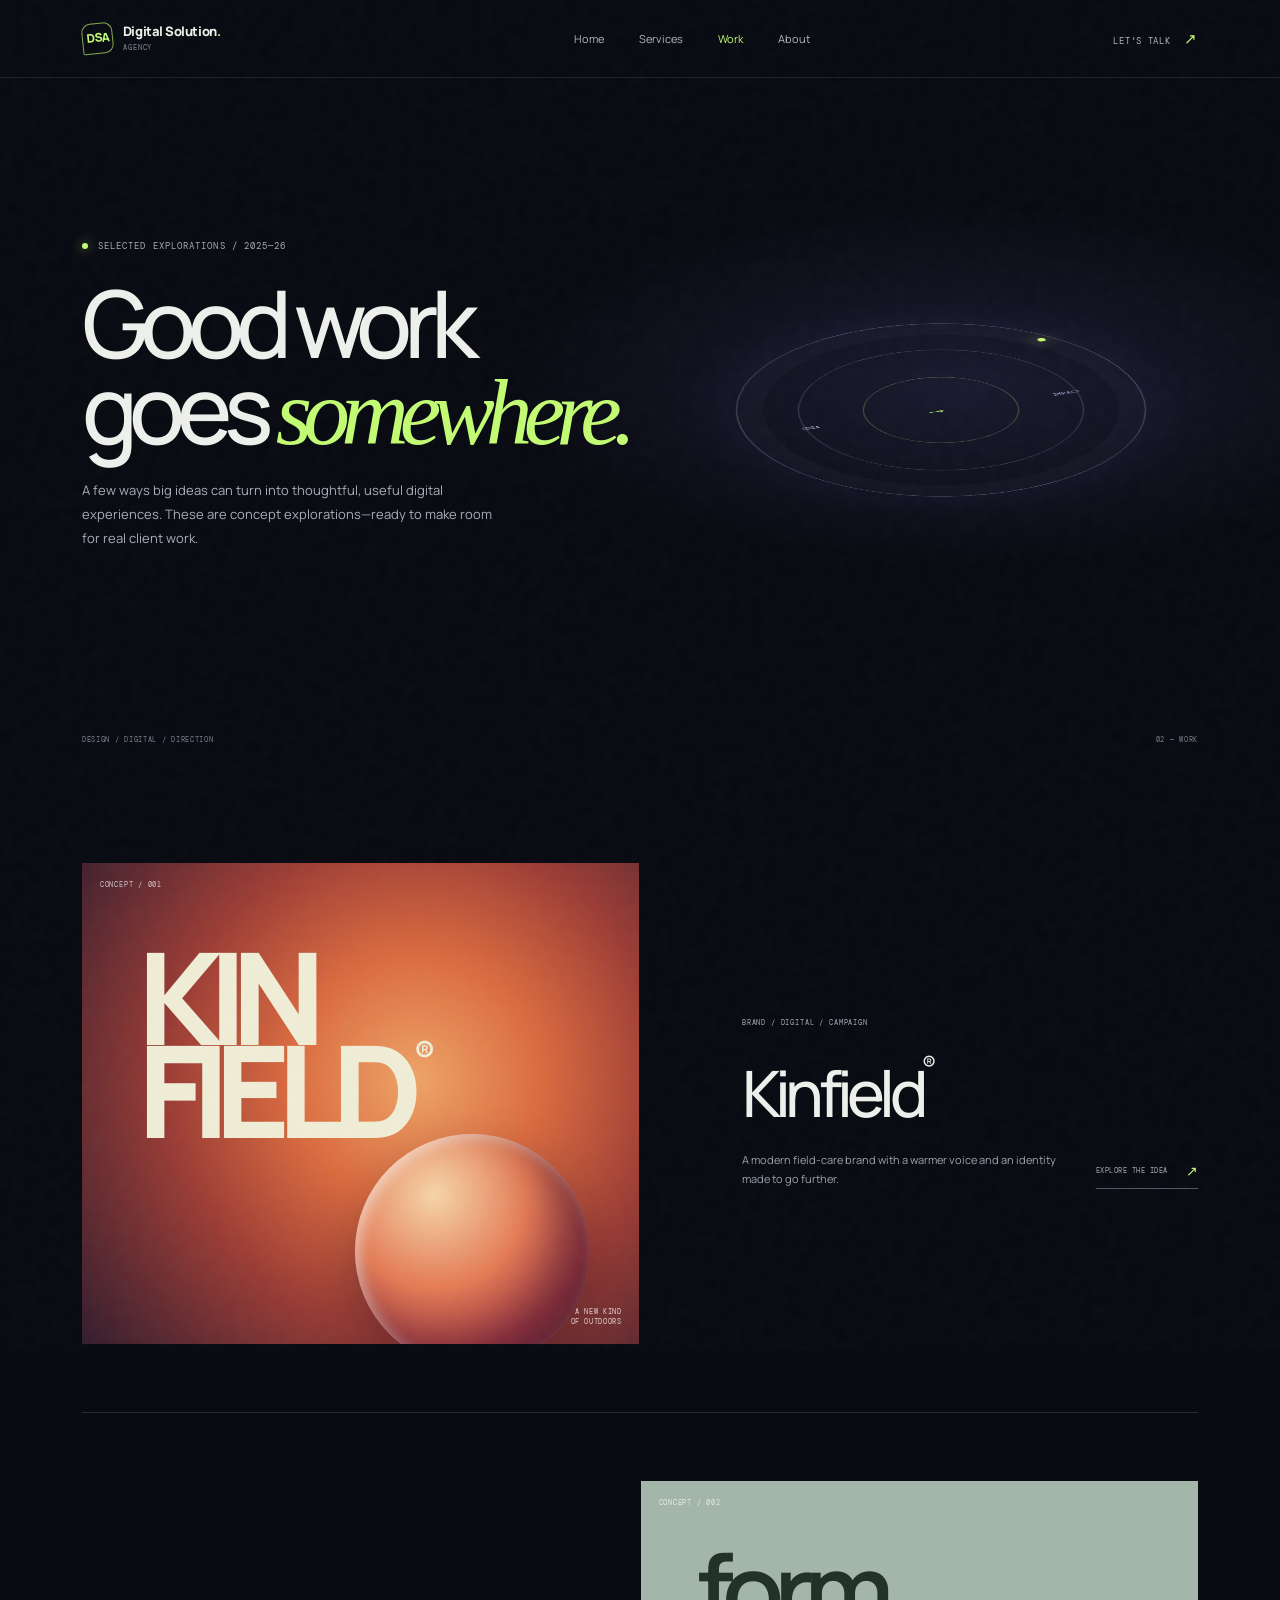
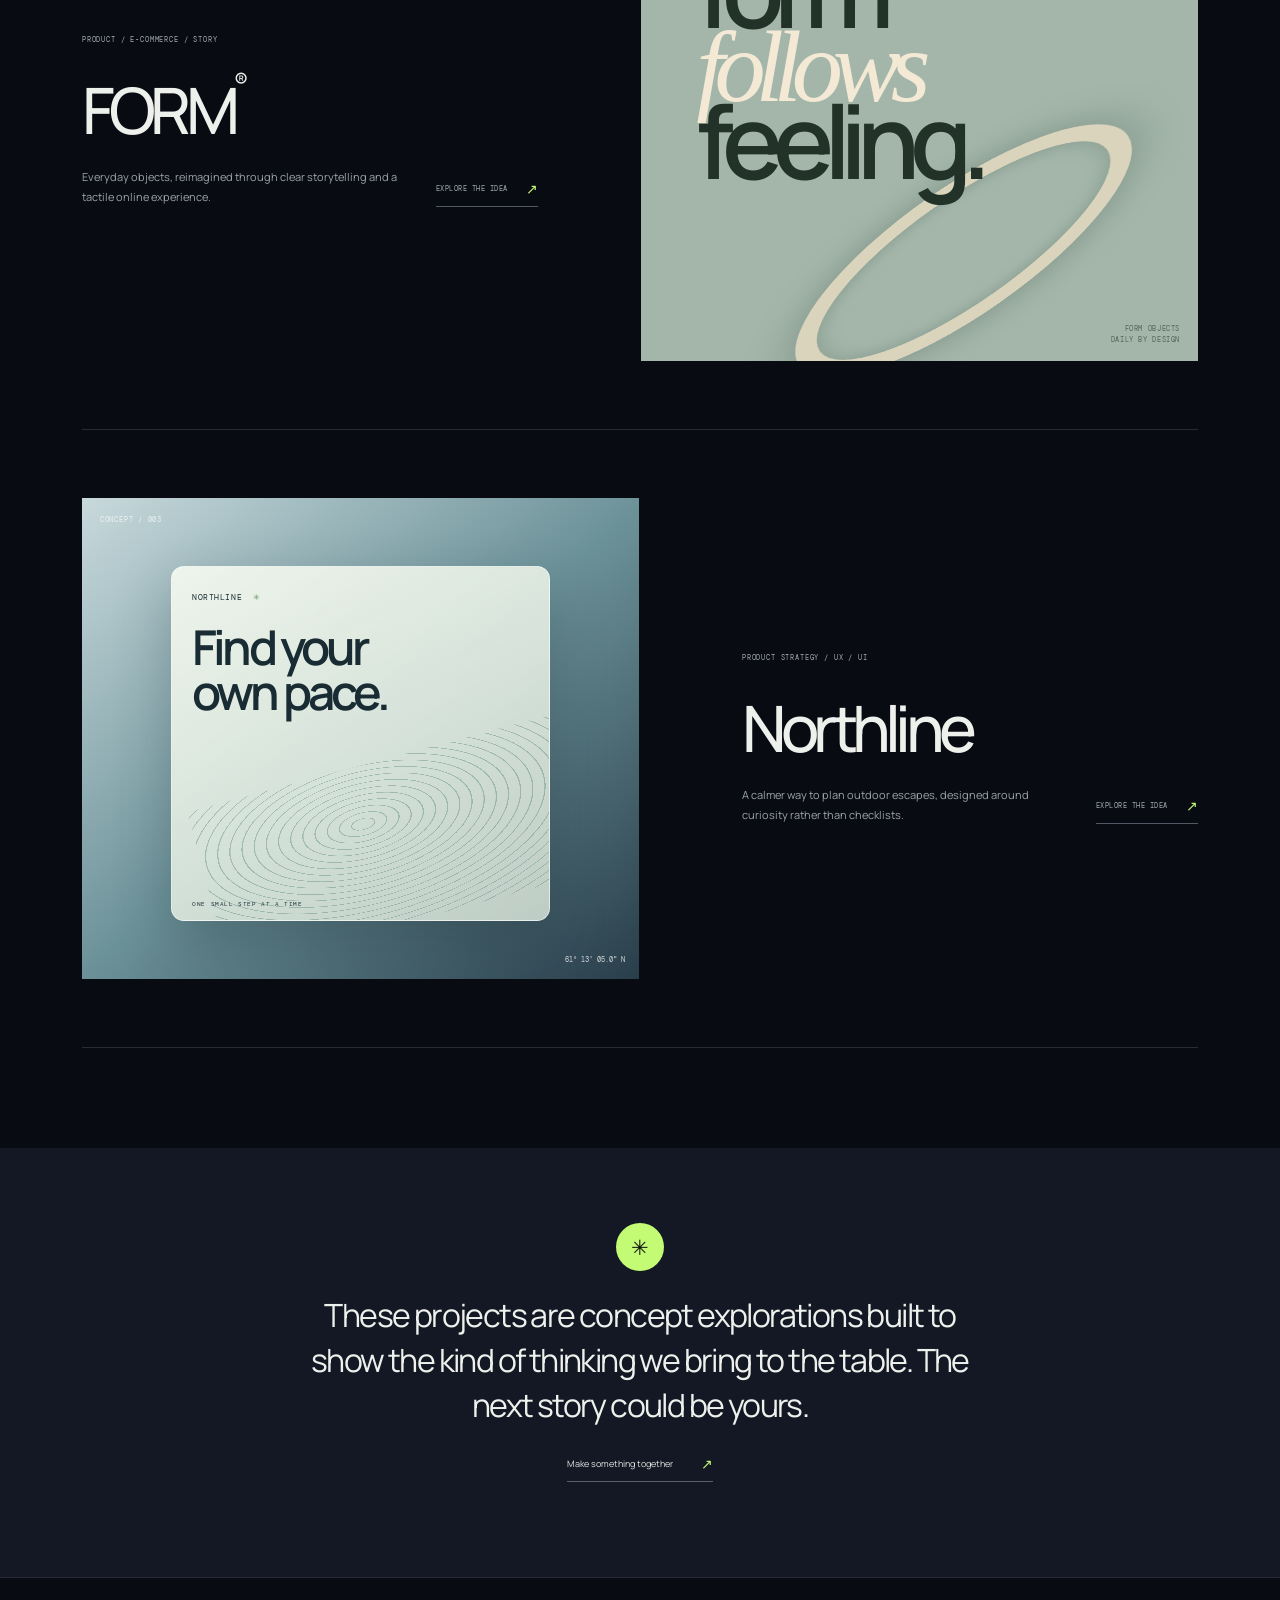
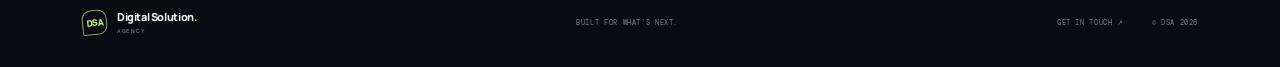
<file: work.html>
<!doctype html>
<html lang="en"><head>
  <meta charset="UTF-8" /><meta name="viewport" content="width=device-width, initial-scale=1.0" /><meta name="theme-color" content="#090b12" />
  <meta name="description" content="Selected concept explorations by Digital Solution Agency, showing ideas across branding, web and digital products." /><title>Selected work — Digital Solution Agency</title>
  <link rel="preconnect" href="https://fonts.googleapis.com" /><link rel="preconnect" href="https://fonts.gstatic.com" crossorigin /><link href="https://fonts.googleapis.com/css2?family=DM+Mono:wght@400;500&family=Manrope:wght@400;500;600;700;800&display=swap" rel="stylesheet" /><link rel="stylesheet" href="styles.css" /><script src="script.js" defer></script>
</head><body><div class="grain" aria-hidden="true"></div>
  <header class="site-header"><a class="brand" href="index.html" aria-label="Digital Solution Agency home"><span class="brand-symbol">DSA</span><span>Digital Solution<span class="brand-period">.</span><small>AGENCY</small></span></a><nav class="main-nav" aria-label="Main navigation"><a href="index.html">Home</a><a href="services.html">Services</a><a class="active" aria-current="page" href="work.html">Work</a><a href="about.html">About</a></nav><a class="header-cta" href="contact.html">Let's talk <span>↗</span></a><button class="menu-toggle" aria-label="Open navigation" aria-expanded="false"><span></span><span></span></button></header>
  <main>
    <section class="page-hero work-hero"><div class="page-hero-copy reveal"><div class="eyebrow"><span class="status-dot"></span> SELECTED EXPLORATIONS / 2025—26</div><h1>Good work<br />goes <em>somewhere.</em></h1><p>A few ways big ideas can turn into thoughtful, useful digital experiences. These are concept explorations—ready to make room for real client work.</p></div><div class="work-hero-orbit"><div class="work-orbit-inner"><span>IDEA</span><span>→</span><span>IMPACT</span></div><i></i></div><div class="page-hero-foot"><span>DESIGN / DIGITAL / DIRECTION</span><span>02 — WORK</span></div></section>
    <section class="portfolio-list">
      <article class="portfolio-item reveal" id="kinfield"><a class="portfolio-art kinfield-art" href="contact.html" aria-label="Discuss a brand project"><span class="art-index">CONCEPT / 001</span><div class="kinfield-label">KIN<br />FIELD<span>®</span></div><div class="kinfield-orb"></div><span class="portfolio-art-note">A NEW KIND<br />OF OUTDOORS</span></a><div class="portfolio-description"><div><span class="eyebrow">BRAND / DIGITAL / CAMPAIGN</span><h2>Kinfield<span>®</span></h2><p>A modern field-care brand with a warmer voice and an identity made to go further.</p></div><a class="case-link" href="contact.html"><span>EXPLORE THE IDEA</span><b>↗</b></a></div></article>
      <article class="portfolio-item portfolio-item-offset reveal" id="form"><a class="portfolio-art form-art" href="contact.html" aria-label="Discuss a product design project"><span class="art-index">CONCEPT / 002</span><span class="form-word">form<br /><i>follows</i><br />feeling.</span><div class="form-loop"></div><span class="form-mini-label">FORM OBJECTS<br />DAILY BY DESIGN</span></a><div class="portfolio-description"><div><span class="eyebrow">PRODUCT / E-COMMERCE / STORY</span><h2>FORM<span>®</span></h2><p>Everyday objects, reimagined through clear storytelling and a tactile online experience.</p></div><a class="case-link" href="contact.html"><span>EXPLORE THE IDEA</span><b>↗</b></a></div></article>
      <article class="portfolio-item reveal" id="northline"><a class="portfolio-art northline-art" href="contact.html" aria-label="Discuss a digital product project"><span class="art-index">CONCEPT / 003</span><div class="northline-card"><span>NORTHLINE <i>✳</i></span><strong>Find your<br />own pace.</strong><div class="northline-map"></div><small>ONE SMALL STEP AT A TIME</small></div><span class="northline-coordinate">61° 13' 05.0" N</span></a><div class="portfolio-description"><div><span class="eyebrow">PRODUCT STRATEGY / UX / UI</span><h2>Northline</h2><p>A calmer way to plan outdoor escapes, designed around curiosity rather than checklists.</p></div><a class="case-link" href="contact.html"><span>EXPLORE THE IDEA</span><b>↗</b></a></div></article>
    </section>
    <section class="work-note"><div class="work-note-mark">✳</div><p>These projects are concept explorations built to show the kind of thinking we bring to the table. The next story could be yours.</p><a class="arrow-link" href="contact.html">Make something together <span>↗</span></a></section>
  </main><footer class="site-footer"><a class="brand" href="index.html"><span class="brand-symbol">DSA</span><span>Digital Solution<span class="brand-period">.</span><small>AGENCY</small></span></a><span>BUILT FOR WHAT'S NEXT.</span><div><a href="contact.html">GET IN TOUCH ↗</a><span>© DSA 2026</span></div></footer>
</body></html>
</file>
<file: styles.css>
:root{--bg:#090b12;--bg2:#10131e;--panel:#151925;--ink:#eef0ec;--muted:#9da3ad;--line:rgba(237,241,247,.14);--lime:#c3fb74;--lilac:#ae98ff;--mono:'DM Mono',monospace;--sans:'Manrope',Arial,sans-serif;--pad:clamp(24px,6.4vw,100px)}
*{box-sizing:border-box}html{scroll-behavior:smooth;scroll-padding-top:80px}body{margin:0;background:var(--bg);color:var(--ink);font-family:var(--sans);font-size:14px;-webkit-font-smoothing:antialiased;overflow-x:hidden}a{color:inherit;text-decoration:none}::selection{background:var(--lime);color:#080b08}.grain{position:fixed;inset:-50%;z-index:30;pointer-events:none;opacity:.035;background-image:url("data:image/svg+xml,%3Csvg viewBox='0 0 180 180' xmlns='http://www.w3.org/2000/svg'%3E%3Cfilter id='n'%3E%3CfeTurbulence type='fractalNoise' baseFrequency='.85' numOctaves='3' stitchTiles='stitch'/%3E%3C/filter%3E%3Crect width='100%25' height='100%25' filter='url(%23n)' opacity='.8'/%3E%3C/svg%3E");transform:translateZ(0)}
.site-header{height:78px;padding:0 var(--pad);display:flex;align-items:center;justify-content:space-between;border-bottom:1px solid rgba(255,255,255,.09);position:absolute;left:0;right:0;top:0;z-index:20}.brand{display:inline-flex;align-items:center;gap:10px;font-size:13px;line-height:1.05;font-weight:800;letter-spacing:-.035em}.brand-symbol{display:grid;place-items:center;width:31px;height:31px;border:1px solid rgba(195,251,116,.65);color:var(--lime);border-radius:9px 9px 9px 2px;font-size:12px;letter-spacing:-.06em;transform:rotate(-6deg)}.brand>span:last-child{transform:none}.brand-period{color:var(--lime)}.brand small{display:block;font:7px var(--mono);letter-spacing:.13em;color:#838a98;margin-top:4px}.main-nav{display:flex;gap:35px;margin-left:4vw}.main-nav a,.header-cta{font-size:11px;color:#b2b7c0;transition:color .25s}.main-nav a:hover,.main-nav a.active,.header-cta:hover{color:var(--lime)}.header-cta{font:9px var(--mono);text-transform:uppercase;letter-spacing:.08em}.header-cta span{font:15px var(--sans);color:var(--lime);margin-left:8px}.menu-toggle{display:none}
.eyebrow,.section-kicker,.section-head .eyebrow{font:9px var(--mono);letter-spacing:.12em;color:#a5abb4;display:flex;align-items:center;gap:10px}.status-dot,.availability-light{width:6px;height:6px;border-radius:50%;background:var(--lime);box-shadow:0 0 12px rgba(195,251,116,.7)}
.home-hero{height:max(720px,100svh);max-height:1100px;min-height:710px;position:relative;display:grid;grid-template-columns:47% 53%;align-items:center;padding:120px var(--pad) 85px;overflow:hidden;background:radial-gradient(ellipse at 72% 43%,rgba(100,87,174,.19),transparent 34%),radial-gradient(ellipse at 74% 85%,rgba(111,149,74,.08),transparent 35%),var(--bg)}.hero-grid{position:absolute;inset:80px 0 0 42%;opacity:.32;background-image:linear-gradient(rgba(255,255,255,.035) 1px,transparent 1px),linear-gradient(90deg,rgba(255,255,255,.035) 1px,transparent 1px);background-size:72px 72px;mask-image:linear-gradient(90deg,transparent,#000 30%,#000 80%,transparent)}.hero-copy{position:relative;z-index:3;margin-top:-20px}.hero-copy h1,.page-hero h1,.contact-intro h1{font-size:clamp(58px,8vw,116px);line-height:.92;letter-spacing:-.09em;font-weight:500;margin:30px 0 25px}.hero-copy h1 em,.page-hero h1 em,.contact-intro h1 em,.intro-grid h2 em,.section-head h2 em,.process-chapter h2 em,.service-detail-title h2 em,.page-cta h2 em,.about-statement h2 em,.principles-heading h2 em,.about-cta h2 em{font-family:Georgia,serif;font-weight:400;color:var(--lime);letter-spacing:-.095em}.hero-copy>p,.page-hero-copy>p,.contact-intro>p{font-size:13px;line-height:1.85;color:#a9aeb8;max-width:410px;margin:0}.hero-actions{display:flex;align-items:center;gap:25px;margin-top:32px}.button{display:inline-flex;align-items:center;justify-content:center;gap:26px;min-height:45px;padding:0 18px;font-size:10px;font-weight:600;transition:transform .25s,background .25s,color .25s;border:0;cursor:pointer}.button:hover{transform:translateY(-3px)}.button-primary{background:var(--lime);color:#10140c}.button-primary:hover{background:#d2ffa0}.button span{font:15px var(--sans)}.text-link,.arrow-link{font-size:10px;color:#dce0d9}.text-link span{color:var(--lime);margin-left:11px;font-size:15px}.hero-availability{position:absolute;top:calc(100% + 58px);left:0;display:flex;align-items:center;gap:9px;font:8px var(--mono);letter-spacing:.09em;color:#828995}.availability-light{width:5px;height:5px}.hero-availability i{font-style:normal;color:var(--lime)}
.hero-visual{height:min(67vh,700px);min-height:450px;position:relative;display:grid;place-items:center;perspective:1150px;isolation:isolate}.hero-visual:before{content:"";position:absolute;width:min(42vw,550px);aspect-ratio:1;border-radius:50%;background:radial-gradient(circle,rgba(139,121,237,.2),rgba(139,121,237,.045) 50%,transparent 72%);filter:blur(14px)}.visual-orbit{position:absolute;width:94%;height:55%;border:1px solid rgba(215,212,255,.22);border-radius:50%;transform:rotate(-29deg) rotateX(64deg);z-index:-1}.orbit-b{width:112%;height:67%;transform:rotate(34deg) rotateX(63deg);border-color:rgba(215,212,255,.1)}.orbit-spark{position:absolute;width:7px;height:7px;border-radius:50%;background:var(--lime);box-shadow:0 0 18px rgba(195,251,116,.7);z-index:2}.spark-one{top:13%;right:22%}.spark-two{bottom:21%;left:10%;width:4px;height:4px;background:#b59eff}.hero-device{position:absolute;top:51%;left:50%;width:min(39vw,505px);height:min(35vw,440px);min-width:350px;min-height:300px;transform:translate3d(-50%,-50%,0) rotateY(-9deg) rotateX(6deg);transform-style:preserve-3d;transition:filter .35s;will-change:transform}.device-back{position:absolute;inset:6% 5% 1% 9%;border:1px solid rgba(225,224,255,.24);border-radius:18px;background:linear-gradient(140deg,#3d345f,#181627 43%,#0f1118);transform:translateZ(-35px) rotateY(-2deg);box-shadow:18px 28px 70px rgba(0,0,0,.45)}.device-screen{position:absolute;inset:0 7% 8% 4%;overflow:hidden;border:1px solid rgba(236,232,255,.35);border-radius:14px;background:linear-gradient(145deg,#222039,#11131d 66%);transform:translateZ(14px);box-shadow:0 30px 80px rgba(0,0,0,.55),inset 0 1px rgba(255,255,255,.2)}.device-screen:after{content:"";position:absolute;inset:0;background:linear-gradient(125deg,rgba(255,255,255,.1),transparent 31% 100%);pointer-events:none}.screen-top{position:absolute;z-index:3;top:0;left:0;right:0;height:42px;padding:0 16px;border-bottom:1px solid rgba(255,255,255,.12);display:flex;align-items:center;justify-content:space-between;color:#b4b1c8;font-size:7px}.screen-brand{font:8px var(--mono);letter-spacing:.08em;color:#fff}.screen-brand i{display:inline-block;background:var(--lime);width:7px;height:7px;border-radius:2px;margin-right:5px}.screen-top b{font-size:11px;margin-left:5px;font-weight:400}.screen-menu{font-size:12px}.screen-content{position:absolute;z-index:2;left:10%;top:22%;}.screen-kicker{font:7px var(--mono);letter-spacing:.14em;color:#c1b9ef}.screen-content strong{display:block;font-size:clamp(48px,6.7vw,88px);line-height:.83;letter-spacing:-.1em;font-weight:500;margin-top:17px}.screen-content strong span{color:var(--lime)}.screen-line{width:58%;height:1px;background:linear-gradient(90deg,var(--lime),transparent);margin:18px 0}.screen-foot{display:flex;justify-content:space-between;width:180px;font:6px var(--mono);letter-spacing:.09em;color:#9c9bab}.screen-foot span:last-child{color:var(--lime);font-size:12px}.screen-gradient{position:absolute;inset:20% -14% -55% 30%;background:radial-gradient(circle at 45% 42%,rgba(181,140,255,.72),rgba(109,77,206,.3) 24%,transparent 63%);filter:blur(7px)}.device-depth{position:absolute;left:4%;right:7%;bottom:0;height:9%;border-radius:50%;background:linear-gradient(90deg,#4b416e,#211d34 50%,#403668);transform:rotateX(69deg) translateZ(-4px);filter:blur(3px)}.device-depth:after{content:"";position:absolute;left:38%;right:38%;bottom:-15px;height:12px;border-radius:50%;background:#333043;filter:blur(5px)}.float-chip{position:absolute;z-index:5;border:1px solid rgba(237,236,255,.22);background:rgba(15,17,27,.7);backdrop-filter:blur(14px);box-shadow:0 15px 40px rgba(0,0,0,.25);font:7px var(--mono);letter-spacing:.08em;color:#d0d0d9}.chip-a{left:-8%;top:17%;padding:11px 13px;border-radius:2px 10px 10px 10px;transform:translateZ(65px)}.chip-a span{color:var(--lime);font-size:12px;margin-right:7px}.chip-b{right:-5%;bottom:14%;display:flex;align-items:center;gap:10px;padding:12px 15px;border-radius:10px 2px 10px 10px;transform:translateZ(85px)}.chip-b b{font:22px var(--sans);font-weight:400;color:var(--lime)}.chip-b span{line-height:1.6}.hero-visual-caption{position:absolute;left:3%;right:2%;bottom:2%;display:flex;justify-content:space-between;font:7px var(--mono);letter-spacing:.1em;color:#727988}.hero-bottom{position:absolute;bottom:26px;left:var(--pad);right:var(--pad);display:flex;justify-content:space-between;font:7px var(--mono);letter-spacing:.1em;color:#7f8591}.hero-bottom i{font-style:normal;color:var(--lime);padding:0 7px}.hero-bottom a b{font:13px var(--sans);color:var(--lime);margin-left:10px}
.intro-section{padding:125px var(--pad) 150px;background:#10131c}.section-kicker{display:flex;gap:18px;color:#89909d}.section-kicker i{width:44px;height:1px;background:var(--lime);opacity:.6}.intro-grid{display:grid;grid-template-columns:1.2fr .8fr;gap:9vw;align-items:end;margin-top:65px}.intro-grid h2,.about-statement h2{font-size:clamp(66px,9.6vw,137px);font-weight:500;letter-spacing:-.095em;line-height:.88;margin:0}.intro-grid h2 em,.about-statement h2 em{color:var(--lilac)}.intro-copy{max-width:420px;padding-bottom:4px}.large-copy{font-size:clamp(20px,2.35vw,31px);line-height:1.35;letter-spacing:-.045em;color:#e4e7e1;margin:0 0 20px}.intro-copy>p:not(.large-copy),.about-copy>p:not(.large-copy){font-size:11px;line-height:1.9;color:#9aa1aa;max-width:385px;margin:0 0 25px}.arrow-link{display:inline-flex;align-items:center;gap:28px;padding-bottom:8px;border-bottom:1px solid #59606b;color:#e1e3df}.arrow-link span{color:var(--lime);font-size:14px;transition:transform .2s}.arrow-link:hover span{transform:translate(3px,-3px)}
.services-preview{padding:135px var(--pad) 145px;background:#090b12}.section-head{display:flex;justify-content:space-between;align-items:flex-end;margin-bottom:54px}.section-head h2,.principles-heading h2{font-size:clamp(49px,6.3vw,86px);font-weight:500;letter-spacing:-.085em;line-height:.94;margin:22px 0 0}.section-head h2 em{color:var(--lilac)}.section-head>.arrow-link{margin-bottom:7px}.service-list{border-top:1px solid var(--line)}.service-row{display:grid;grid-template-columns:54px 1.2fr 1fr 30px;align-items:center;gap:20px;min-height:83px;border-bottom:1px solid var(--line);transition:padding .35s,color .35s}.service-row:hover{padding:0 13px;color:var(--lime)}.service-index{font:9px var(--mono);color:#737b87}.service-title{font-size:clamp(17px,2vw,25px);letter-spacing:-.05em}.service-summary{font-size:10px;color:#858c97}.service-arrow{font-size:17px;color:var(--lime);text-align:right;transition:transform .25s}.service-row:hover .service-arrow{transform:translate(3px,-3px)}
.process-section{height:300vh;position:relative;background:#10131a}.process-stage{height:100svh;min-height:640px;position:sticky;top:0;overflow:hidden;background:radial-gradient(ellipse at 31% 52%,rgba(111,95,175,.15),transparent 39%),#10131a}.process-top{position:absolute;top:36px;left:var(--pad);right:var(--pad);z-index:5;display:flex;justify-content:space-between;font:8px var(--mono);letter-spacing:.1em;color:#8c93a0}.process-counter b{font-weight:400;color:var(--lime)}.process-counter i{font-style:normal;color:#727985;margin-left:7px}.process-art{position:absolute;left:9%;top:53%;width:min(48vw,570px);aspect-ratio:1;transform:translateY(-50%) rotateY(var(--process-turn,-16deg)) rotateX(10deg);transform-style:preserve-3d;transition:filter .4s}.process-art:before{content:"";position:absolute;inset:18%;border-radius:50%;background:radial-gradient(circle,rgba(173,151,255,.4),rgba(133,110,238,.12) 47%,transparent 68%);filter:blur(22px)}.process-orb{position:absolute;inset:20%;border-radius:50%;transform:translateZ(30px);background:radial-gradient(circle at 34% 29%,#b7a7ff 0%,#8071cb 17%,#494174 39%,#29263d 60%,#171924 77%,#0d1017 100%);box-shadow:inset -28px -25px 45px rgba(0,0,0,.65),inset 10px 9px 22px rgba(255,255,255,.16),0 35px 70px rgba(0,0,0,.45)}.process-orb:after{content:"";position:absolute;inset:7%;border-radius:50%;border:1px solid rgba(255,255,255,.2);background:repeating-radial-gradient(circle at 50% 50%,transparent 0 9px,rgba(255,255,255,.06) 9.5px 10px);mask-image:radial-gradient(circle,#000 45%,transparent 83%)}.process-orb-core{position:absolute;inset:37%;z-index:2;border-radius:50%;border:1px solid rgba(221,213,255,.7);background:radial-gradient(circle at 37% 30%,#d9d1ff,#7162aa 47%,#262537 75%);box-shadow:0 0 35px rgba(180,158,255,.35),inset 0 2px 9px rgba(255,255,255,.5)}.orb-ring{position:absolute;left:-25%;top:14%;width:150%;height:71%;border:1px solid rgba(210,202,255,.44);border-radius:50%;transform:rotate(-28deg) rotateX(68deg);z-index:3}.ring-2{left:-39%;top:5%;width:178%;height:90%;border-color:rgba(210,202,255,.2);transform:rotate(53deg) rotateX(68deg)}.ring-3{left:-5%;top:-7%;width:112%;height:114%;border-color:rgba(195,251,116,.25);transform:rotate(-65deg) rotateX(78deg)}.orb-axis{position:absolute;left:50%;top:-17%;width:1px;height:134%;background:linear-gradient(transparent,rgba(209,203,255,.48),transparent);transform:rotate(44deg);z-index:3}.orb-point{position:absolute;width:8px;height:8px;background:var(--lime);border-radius:50%;top:4%;right:16%;z-index:4;box-shadow:0 0 16px var(--lime)}.process-stamp{position:absolute;left:5%;bottom:8%;font:8px var(--mono);letter-spacing:.12em;color:#858c98}.process-stamp i{font-style:normal;color:var(--lime);padding:0 6px}.process-coordinates{position:absolute;right:1%;top:16%;font:7px/1.8 var(--mono);letter-spacing:.08em;color:#757d8a;text-align:right}.process-chapters{position:absolute;right:var(--pad);top:50%;transform:translateY(-44%);width:min(340px,32vw);height:355px;z-index:4}.process-chapter{position:absolute;inset:0;opacity:0;transform:translateY(25px);transition:opacity .55s,transform .55s;pointer-events:none}.process-chapter.is-active{opacity:1;transform:translateY(0)}.process-chapter>span{font:8px var(--mono);letter-spacing:.1em;color:var(--lime)}.process-chapter>span i{font-style:normal;color:#858c98;margin-left:6px}.process-chapter h2{font-size:clamp(52px,6.7vw,90px);font-weight:500;letter-spacing:-.09em;line-height:.88;margin:24px 0}.process-chapter h2 em{color:var(--lilac)}.process-chapter p{font-size:11px;line-height:1.85;color:#9ca3ad;max-width:290px;margin:0}.process-bottom{position:absolute;left:var(--pad);right:var(--pad);bottom:30px;display:flex;align-items:center;gap:15px;font:7px var(--mono);letter-spacing:.1em;color:#7d8490}.process-progress{width:84px;height:1px;background:#424855}.process-progress span{display:block;width:33.3%;height:1px;background:var(--lime);transition:width .3s}.process-steps{position:absolute;inset:0;visibility:hidden;pointer-events:none}.process-steps div{height:100vh}
.work-preview{padding:135px var(--pad) 120px;background:#e9ebe5;color:#131713}.work-preview .eyebrow{color:#646e66}.work-preview .section-head h2{color:#161a16}.work-preview .section-head h2 em{color:#6f864a}.work-preview .arrow-link{color:#232923;border-color:#a5aaa0}.work-preview .arrow-link span{color:#607b3d}.work-grid{display:grid;grid-template-columns:1.24fr .76fr;gap:18px}.work-card{display:block;color:#131713}.work-art{position:relative;overflow:hidden;min-height:380px;aspect-ratio:1.22;background:#292e2b;display:block}.work-card:not(.work-card-wide) .work-art{aspect-ratio:.9;min-height:380px}.kinfield-art{background:radial-gradient(circle at 60% 45%,#eea468 0,#db6c40 29%,#9c3d36 58%,#331d2e 100%)}.kinfield-label{position:absolute;left:10%;top:18%;font-size:clamp(55px,8vw,112px);font-weight:800;line-height:.73;letter-spacing:-.11em;color:#f0edd7;z-index:2}.kinfield-label span{font-size:.25em;vertical-align:top;letter-spacing:0;margin-left:5px}.kinfield-orb{position:absolute;width:42%;aspect-ratio:1;border-radius:50%;right:9%;bottom:-5%;background:radial-gradient(circle at 34% 26%,#f6d5a9,#e47c56 40%,#9b3542 70%,#451f37);box-shadow:inset -28px -23px 42px rgba(61,23,37,.4),inset 5px 4px 13px rgba(255,255,255,.55),0 25px 50px rgba(37,14,29,.35)}.art-index{position:absolute;left:18px;top:17px;z-index:3;font:7px var(--mono);letter-spacing:.11em;color:rgba(255,255,255,.72)}.form-art{background:#a4b6aa;color:#233229}.form-word{position:absolute;top:15%;left:10%;z-index:2;font-size:clamp(45px,6vw,83px);line-height:.72;letter-spacing:-.1em;font-weight:600}.form-word i{font-family:Georgia,serif;font-weight:400;color:#f3e9d5}.form-loop{position:absolute;width:72%;height:58%;left:22%;bottom:-6%;border:25px solid rgba(236,223,196,.74);border-radius:50%;transform:rotate(-35deg) rotateX(63deg);box-shadow:0 0 60px rgba(35,64,48,.3),inset 0 0 28px rgba(61,86,68,.3)}.northline-art{background:linear-gradient(140deg,#c8d9dc,#6c9299 50%,#293e4b);color:#192c34}.northline-card{position:absolute;left:16%;top:14%;bottom:12%;width:68%;border:1px solid rgba(255,255,255,.5);border-radius:13px;background:linear-gradient(155deg,rgba(247,251,240,.88),rgba(222,234,221,.8));box-shadow:0 22px 55px rgba(22,41,49,.25);padding:18px 20px;overflow:hidden}.northline-card>span{font:8px var(--mono);letter-spacing:.07em}.northline-card>span i{color:#65965f;font-style:normal;margin-left:5px}.northline-card strong{display:block;font-size:clamp(22px,4vw,48px);font-weight:600;line-height:.95;letter-spacing:-.08em;margin-top:20px;position:relative;z-index:2}.northline-map{position:absolute;left:8%;right:-13%;bottom:0;height:46%;background:repeating-radial-gradient(ellipse at 42% 35%,transparent 0 11px,rgba(60,111,103,.33) 11.5px 12.5px);transform:rotate(-15deg)}.northline-card small{position:absolute;bottom:12px;left:20px;z-index:2;font:6px var(--mono);letter-spacing:.1em}.northline-coordinate{position:absolute;right:14px;bottom:15px;font:7px var(--mono);color:rgba(255,255,255,.8)}.form-mini-label,.portfolio-art-note{position:absolute;right:18px;bottom:16px;font:7px/1.5 var(--mono);letter-spacing:.09em;text-align:right;z-index:2;color:rgba(255,255,255,.8)}.form-mini-label{color:#526657}.work-meta{display:flex;justify-content:space-between;gap:14px;padding:14px 0 0;font-size:10px}.work-meta span:last-child{font:8px var(--mono);color:#69726a;white-space:nowrap}.concept-note{text-align:right;margin:42px 0 0;font:7px var(--mono);letter-spacing:.1em;color:#7e887d}
.contact-band{padding:85px var(--pad) 65px;min-height:470px;background:var(--lime);color:#141914;position:relative;overflow:hidden}.contact-band .eyebrow{color:#58664e}.contact-band-inner{display:flex;align-items:center;justify-content:space-between;position:relative;z-index:2}.contact-band h2{font-size:clamp(55px,9vw,120px);line-height:.88;letter-spacing:-.095em;font-weight:500;margin:44px 0 30px}.contact-band h2 em{font-family:Georgia,serif;font-weight:400}.circle-cta{width:65px;height:65px;border:1px solid rgba(13,25,12,.4);border-radius:50%;display:grid;place-items:center;font-size:22px;transition:background .25s,transform .25s;position:relative;z-index:3}.circle-cta:hover{background:#101710;color:var(--lime);transform:rotate(45deg)}.contact-band-link{font-size:10px;border-bottom:1px solid rgba(15,23,14,.35);padding-bottom:8px;position:relative;z-index:2}.contact-band-link span{margin-left:27px}.contact-band-orbit{position:absolute;width:440px;height:440px;right:9%;top:6%;border:1px solid rgba(19,34,15,.15);border-radius:50%;transform:scaleX(.7) rotate(-28deg)}.contact-band-orbit:before,.contact-band-orbit:after{content:"";position:absolute;inset:12%;border:1px solid rgba(19,34,15,.14);border-radius:50%}.contact-band-orbit:after{inset:25%}
.site-footer{min-height:90px;padding:23px var(--pad);display:flex;align-items:center;justify-content:space-between;gap:20px;border-top:1px solid var(--line);color:#79808c}.site-footer .brand{color:#f0f2ed;font-size:11px}.site-footer .brand-symbol{width:25px;height:25px;font-size:9px}.site-footer .brand small{font-size:6px}.site-footer>span,.site-footer>div{font:7px var(--mono);letter-spacing:.09em}.site-footer>div{display:flex;gap:28px}.site-footer a:hover{color:var(--lime)}
.page-hero{height:770px;min-height:680px;max-height:920px;position:relative;overflow:hidden;display:grid;grid-template-columns:54% 46%;align-items:center;padding:125px var(--pad) 75px;background:radial-gradient(ellipse at 75% 50%,rgba(104,91,175,.19),transparent 33%),var(--bg)}.page-hero-copy{position:relative;z-index:3}.page-hero h1{font-size:clamp(57px,7.3vw,104px);margin:28px 0 22px}.page-hero-copy>p{max-width:420px;margin-bottom:29px}.page-hero .button{margin-top:29px}.page-hero-foot{position:absolute;bottom:26px;left:var(--pad);right:var(--pad);display:flex;justify-content:space-between;font:7px var(--mono);letter-spacing:.1em;color:#79818d}.service-hero-art{height:480px;position:relative;display:grid;place-items:center;perspective:900px}.service-hero-wheel{position:relative;width:min(36vw,390px);aspect-ratio:1;border:1px solid rgba(198,185,255,.3);border-radius:50%;display:grid;place-items:center;transform:rotateX(59deg) rotate(-24deg);box-shadow:0 0 90px rgba(132,104,222,.12),inset 0 0 70px rgba(132,104,222,.09);animation:wheelFloat 8s ease-in-out infinite}.service-hero-wheel:before,.service-hero-wheel:after{content:"";position:absolute;inset:12%;border:1px solid rgba(195,251,116,.3);border-radius:50%}.service-hero-wheel:after{inset:28%;border-color:rgba(198,185,255,.42)}.service-hero-wheel span{position:absolute;font:7px var(--mono);letter-spacing:.14em;color:#b0a8d5}.service-hero-wheel span:nth-child(1){top:4%;left:39%}.service-hero-wheel span:nth-child(2){right:-7%;top:49%}.service-hero-wheel span:nth-child(3){bottom:5%;left:33%}.service-hero-wheel span:nth-child(4){left:-9%;top:45%}.service-hero-wheel>i{font-style:normal;font-size:62px;color:var(--lime);text-shadow:0 0 25px rgba(195,251,116,.4);transform:rotate(24deg)}.wheel-caption{position:absolute;bottom:8%;right:-2%;font:7px/1.7 var(--mono);letter-spacing:.1em;color:#78808b;text-align:right}@keyframes wheelFloat{50%{transform:rotateX(59deg) rotate(-16deg) translateY(-9px)}}.work-hero-orbit{position:relative;width:min(37vw,410px);aspect-ratio:1;margin:auto;border:1px solid rgba(202,193,255,.38);border-radius:50%;transform:rotateX(65deg) rotate(-18deg);box-shadow:inset 0 0 0 26px rgba(202,193,255,.025),0 0 80px rgba(127,98,223,.09);animation:wheelFloat 9s ease-in-out infinite}.work-hero-orbit:before,.work-hero-orbit:after{content:"";position:absolute;inset:15%;border:1px solid rgba(202,193,255,.27);border-radius:50%}.work-hero-orbit:after{inset:31%;border-color:rgba(195,251,116,.32)}.work-orbit-inner{position:absolute;inset:0;display:flex;align-items:center;justify-content:space-around;color:#c8c0e9;font:7px var(--mono);letter-spacing:.12em}.work-orbit-inner span:nth-child(2){color:var(--lime);font-size:25px}.work-hero-orbit>i{position:absolute;right:13%;top:18%;width:8px;height:8px;border-radius:50%;background:var(--lime);box-shadow:0 0 20px var(--lime)}.about-hero-art{height:460px;position:relative;display:grid;place-items:center;perspective:900px}.about-monogram{width:min(31vw,330px);aspect-ratio:1;border-radius:50%;display:grid;place-items:center;position:relative;z-index:2;font-size:clamp(110px,17vw,220px);font-weight:800;letter-spacing:-.13em;color:transparent;-webkit-text-stroke:1px rgba(221,222,245,.72);background:radial-gradient(circle at 32% 28%,rgba(186,162,255,.25),rgba(74,62,117,.12) 43%,transparent 72%);box-shadow:inset -25px -20px 38px rgba(0,0,0,.26),inset 5px 4px 20px rgba(255,255,255,.08);transform:rotateY(-18deg) rotateX(10deg)}.about-monogram span{position:absolute;right:12%;top:17%;color:var(--lime);font-size:24px;-webkit-text-stroke:0}.about-orbit{position:absolute;border:1px solid rgba(198,185,255,.27);width:110%;height:57%;border-radius:50%;transform:rotate(-25deg) rotateX(62deg)}.about-orbit-b{width:123%;height:67%;transform:rotate(47deg) rotateX(66deg);border-color:rgba(195,251,116,.22)}.about-art-label{position:absolute;right:-2%;bottom:13%;font:7px/1.7 var(--mono);letter-spacing:.1em;color:#7d8591;text-align:right}
.service-detail-list{padding:0 var(--pad) 100px;background:#0e1119}.service-detail{position:relative;padding:29px 0 45px;border-bottom:1px solid var(--line);scroll-margin-top:75px;overflow:hidden}.service-detail-top{display:flex;justify-content:space-between;font:8px var(--mono);letter-spacing:.1em;color:#89909b}.service-detail-top span:last-child{color:#646d79}.service-detail-main{display:grid;grid-template-columns:1fr .56fr;gap:10vw;padding:55px 7% 60px 0;position:relative;z-index:2}.service-detail-title h2{font-size:clamp(46px,6vw,78px);line-height:.92;letter-spacing:-.09em;font-weight:500;margin:0 0 21px}.service-detail-title h2 em{color:var(--lilac)}.service-detail-title>p{font-size:11px;line-height:1.8;color:#a1a7b0;max-width:360px;margin:0}.service-detail-info{padding-top:9px}.detail-label{font:8px var(--mono);letter-spacing:.12em;color:#87909c}.service-detail-info ul{padding:0;margin:17px 0 25px;list-style:none}.service-detail-info li{padding:8px 0;border-bottom:1px solid rgba(237,241,247,.1);font-size:11px;color:#e2e5e1}.service-detail-info li:before{content:"↗";color:var(--lime);font-size:11px;margin-right:11px}.service-detail-graphic{position:absolute;right:4%;top:23%;width:32%;height:66%;opacity:.58;pointer-events:none}.graphic-strategy{border:1px solid rgba(181,160,255,.25);border-radius:50%;width:30%;height:auto;aspect-ratio:1;display:grid;place-items:center;top:25%;transform:rotateX(62deg) rotate(-18deg);background:repeating-radial-gradient(circle,transparent 0 20px,rgba(181,160,255,.12) 21px 22px)}.graphic-strategy:after{content:"";position:absolute;width:25%;aspect-ratio:1;border-radius:50%;background:radial-gradient(circle at 30% 30%,#d4c7ff,#55487e);box-shadow:0 0 28px rgba(181,160,255,.45)}.graphic-word{position:absolute;top:6%;left:5%;font:8px var(--mono);letter-spacing:.14em;color:var(--lime);transform:rotateX(-62deg)}.graphic-strategy>b{position:absolute;bottom:-14%;right:-18%;font:7px/1.6 var(--mono);color:#9ba1af;letter-spacing:.1em;transform:rotateX(-62deg)}.graphic-web{border:1px solid rgba(192,181,255,.25);height:57%;top:26%;border-radius:9px;transform:rotateY(-18deg) rotateX(4deg);background:linear-gradient(135deg,rgba(129,106,207,.13),rgba(14,16,23,.2));box-shadow:14px 20px 45px rgba(0,0,0,.24)}.mini-window{position:absolute;inset:8%;border:1px solid rgba(255,255,255,.2);border-radius:4px}.mini-window>i{display:inline-block;width:4px;height:4px;border-radius:50%;background:var(--lime);margin:9px 0 0 8px}.mini-window>i+ i{background:#ada0ff;margin-left:4px}.mini-window>div{width:36%;height:24%;margin:14% 0 0 10%;background:linear-gradient(135deg,#baaaff,#55467e);border-radius:50% 48% 42% 58%;filter:blur(.2px)}.mini-window>b{position:absolute;left:10%;bottom:15%;width:55%;height:1px;background:linear-gradient(90deg,var(--lime),transparent)}.graphic-web>span{position:absolute;right:0;bottom:-18px;font:7px var(--mono);letter-spacing:.11em;color:#98a0ad}.graphic-product{display:flex;align-items:center;justify-content:center;perspective:600px}.product-tile{position:absolute;width:38%;height:66%;border:1px solid rgba(199,186,255,.38);background:linear-gradient(140deg,rgba(153,129,234,.32),rgba(24,24,38,.75));box-shadow:0 20px 50px rgba(0,0,0,.25);padding:14px;font:11px var(--mono);color:var(--lime);transform:rotateY(-25deg) rotateX(9deg)}.product-tile span{display:block;font-size:6px;color:#b9bdc7;margin-top:35px;letter-spacing:.08em}.tile-one{transform:translateX(-41%) translateY(15%) rotateY(-25deg) rotateX(9deg)}.tile-two{transform:translateZ(25px) rotateY(-25deg) rotateX(9deg)}.tile-three{transform:translateX(41%) translateY(-15%) rotateY(-25deg) rotateX(9deg)}.graphic-growth{top:27%;height:48%;display:flex;align-items:flex-end;justify-content:space-around;border-bottom:1px solid rgba(195,251,116,.3);background:linear-gradient(180deg,transparent,rgba(158,210,108,.04))}.graphic-growth>span{position:absolute;top:4%;left:0;font:7px var(--mono);letter-spacing:.1em;color:#a2aab4}.graphic-growth div{display:flex;align-items:flex-end;gap:7px;width:90%;height:76%;border-bottom:1px solid rgba(255,255,255,.14);padding-bottom:1px}.graphic-growth i{display:block;flex:1;height:var(--bar,40%);background:linear-gradient(180deg,rgba(195,251,116,.75),rgba(195,251,116,.08));border-radius:3px 3px 0 0}.graphic-growth i:nth-child(2){height:28%}.graphic-growth i:nth-child(3){height:47%}.graphic-growth i:nth-child(4){height:42%}.graphic-growth i:nth-child(5){height:58%}.graphic-growth i:nth-child(6){height:53%}.graphic-growth i:nth-child(7){height:78%}.graphic-growth i:nth-child(8){height:92%}.graphic-growth:after{content:"";position:absolute;left:6%;right:6%;bottom:18%;height:44%;border-top:1px solid rgba(194,174,255,.5);transform:skewY(-14deg);filter:drop-shadow(0 0 5px rgba(194,174,255,.5))}.page-cta{padding:100px var(--pad);background:#c3fb74;color:#151a13}.page-cta>span{font:8px var(--mono);letter-spacing:.12em;color:#596747}.page-cta h2{font-size:clamp(50px,7vw,91px);line-height:.9;letter-spacing:-.09em;font-weight:500;margin:28px 0}.page-cta h2 em{color:#758c4c}.page-cta .button-primary{background:#131a12;color:var(--lime)}
.portfolio-list{padding:25px var(--pad) 100px}.portfolio-item{display:grid;grid-template-columns:1.1fr .9fr;gap:8vw;align-items:center;padding:68px 0;border-bottom:1px solid var(--line);scroll-margin-top:60px}.portfolio-item-offset{grid-template-columns:.9fr 1.1fr}.portfolio-item-offset .portfolio-art{order:2}.portfolio-art{min-height:480px;aspect-ratio:1.16;display:block;position:relative;overflow:hidden}.portfolio-art .kinfield-label{font-size:clamp(72px,10vw,138px)}.portfolio-art .form-word{font-size:clamp(67px,8vw,108px)}.portfolio-description{display:flex;align-items:flex-end;justify-content:space-between;gap:20px}.portfolio-description .eyebrow{font-size:7px}.portfolio-description h2{font-size:clamp(42px,5vw,68px);font-weight:500;letter-spacing:-.09em;margin:22px 0 14px}.portfolio-description h2 span{font-size:.35em;vertical-align:top;letter-spacing:0}.portfolio-description p{font-size:11px;line-height:1.8;color:#9ca3ac;max-width:330px;margin:0}.case-link{display:flex;gap:18px;align-items:center;white-space:nowrap;font:7px var(--mono);letter-spacing:.07em;color:#a5acb3;padding-bottom:8px;border-bottom:1px solid #525965}.case-link b{font:14px var(--sans);color:var(--lime)}.work-note{padding:75px var(--pad) 95px;background:#141824;text-align:center}.work-note-mark{width:48px;height:48px;margin:0 auto 22px;border-radius:50%;display:grid;place-items:center;color:#121610;background:var(--lime);font-size:21px}.work-note p{font-size:clamp(18px,2.7vw,32px);line-height:1.4;letter-spacing:-.05em;max-width:690px;margin:0 auto 25px}.work-note .arrow-link{font-size:9px}
.about-statement{padding:105px var(--pad) 145px;background:#10131c}.about-statement-grid{display:grid;grid-template-columns:1fr .75fr;gap:10vw;align-items:end;margin-top:62px}.about-statement h2{font-size:clamp(65px,9vw,123px)}.about-statement h2 em{color:var(--lime)}.about-copy{max-width:420px}.about-copy .large-copy{font-size:clamp(20px,2.4vw,30px)}.principles-section{padding:125px var(--pad) 140px;background:#e9ebe5;color:#171c17}.principles-section .eyebrow{color:#657064}.principles-heading h2{font-size:clamp(52px,7vw,94px)}.principles-heading h2 em{color:#75934d}.principles-grid{display:grid;grid-template-columns:repeat(3,1fr);gap:17px;margin-top:65px}.principle-card{border-top:1px solid rgba(25,36,25,.24);padding:18px 15px 20px 0;min-height:260px}.principle-card>span{font:7px var(--mono);letter-spacing:.1em;color:#737e71}.principle-symbol{height:68px;margin:18px 0 13px;font-size:33px;color:#78994e}.clarity-symbol{font-size:43px;line-height:1}.craft-symbol{font-size:39px}.partnership-symbol{font-size:40px}.principle-card h3{font-size:clamp(23px,3vw,39px);font-weight:500;line-height:.98;letter-spacing:-.07em;margin:0 0 13px}.principle-card p{font-size:10px;line-height:1.8;color:#6e786d;max-width:250px;margin:0}.about-cta{padding:90px var(--pad);background:#c3fb74;color:#161b13;display:flex;align-items:center;justify-content:space-between}.about-cta .eyebrow{color:#596747}.about-cta h2{font-size:clamp(57px,8vw,105px);font-weight:500;line-height:.88;letter-spacing:-.09em;margin:28px 0 0}.about-cta h2 em{color:#71894b}.about-cta .circle-cta{border-color:rgba(15,25,13,.4)}.about-cta .circle-cta:hover{background:#101710;color:var(--lime)}
.contact-page{min-height:100svh;padding:155px var(--pad) 100px;display:grid;grid-template-columns:.95fr 1.05fr;gap:9vw;align-items:start;position:relative;background:radial-gradient(ellipse at 18% 65%,rgba(115,94,176,.12),transparent 32%),var(--bg)}.contact-intro{position:relative;min-height:500px}.contact-intro h1{font-size:clamp(58px,7.5vw,102px);margin:29px 0 22px}.contact-intro>p{max-width:360px}.contact-orbit{position:absolute;left:1%;bottom:0;width:205px;height:205px;border:1px solid rgba(200,188,255,.24);border-radius:50%;transform:scaleX(.78) rotate(-25deg)}.contact-orbit:before,.contact-orbit:after{content:"";position:absolute;inset:12%;border:1px solid rgba(195,251,116,.2);border-radius:50%}.contact-orbit:after{inset:30%}.contact-orbit span{position:absolute;right:15%;top:13%;color:var(--lime);font-size:13px}.contact-orbit i{position:absolute;left:2%;top:52%;width:5px;height:5px;border-radius:50%;background:var(--lime);box-shadow:0 0 12px var(--lime)}.contact-orbit i+i{left:75%;top:94%;width:3px;height:3px;background:var(--lilac)}.contact-form-wrap{border:1px solid var(--line);padding:26px 29px;background:rgba(21,25,37,.64)}.form-heading{display:flex;justify-content:space-between;padding-bottom:20px;border-bottom:1px solid var(--line);font:8px var(--mono);letter-spacing:.1em;color:#9299a5}.form-heading span:last-child{color:var(--lime)}.contact-form{padding-top:11px}.contact-form label{display:block;font:8px var(--mono);letter-spacing:.06em;color:#a4abb6;margin:17px 0}.contact-form input,.contact-form select,.contact-form textarea{display:block;width:100%;border:0;border-bottom:1px solid rgba(234,239,244,.18);background:transparent;border-radius:0;color:#eef0ec;font:11px var(--sans);padding:12px 0;outline:none;resize:vertical;transition:border-color .25s}.contact-form input:focus,.contact-form select:focus,.contact-form textarea:focus{border-color:var(--lime)}.contact-form input::placeholder,.contact-form textarea::placeholder{color:#626b78}.contact-form select{appearance:none;color:#858c98;background:linear-gradient(45deg,transparent 50%,#9ca3ad 50%) calc(100% - 6px) 17px/5px 5px no-repeat,linear-gradient(135deg,#9ca3ad 50%,transparent 50%) 100% 17px/5px 5px no-repeat}.contact-form select:valid{color:#eef0ec}.contact-form option{background:#151925;color:#eef0ec}.form-submit{margin-top:8px;width:100%;justify-content:space-between}.form-note{font:7px/1.6 var(--mono);color:#78818d;margin:12px 0}.form-feedback{min-height:14px;font:8px var(--mono);color:var(--lime)}.contact-direct{border-top:1px solid var(--line);padding-top:17px;margin-top:13px;display:flex;justify-content:space-between;gap:12px;font:8px var(--mono);letter-spacing:.05em;color:#8f97a4}.contact-direct a{color:#e2e6df}.contact-direct a:hover{color:var(--lime)}.contact-bottom{padding:21px var(--pad);border-top:1px solid var(--line);display:flex;justify-content:space-between;font:7px var(--mono);letter-spacing:.1em;color:#78818d}.contact-bottom i{font-style:normal;color:var(--lime);margin-left:7px}
.reveal{opacity:0;transform:translateY(25px);transition:opacity .75s ease,transform .75s cubic-bezier(.2,.7,.2,1)}.reveal.is-visible{opacity:1;transform:translateY(0)}
@media(prefers-reduced-motion:reduce){*,*:before,*:after{scroll-behavior:auto!important;animation-duration:.01ms!important;animation-iteration-count:1!important;transition-duration:.01ms!important}.reveal{opacity:1;transform:none}}
@media(max-width:920px){:root{--pad:40px}.home-hero{grid-template-columns:45% 55%}.hero-device{width:48vw;height:41vw;min-width:330px}.hero-copy h1{font-size:clamp(56px,8.4vw,87px)}.process-art{left:3%;width:54vw}.process-chapters{right:var(--pad);width:35vw}.service-detail-main{gap:5vw}.portfolio-item{gap:5vw}.portfolio-art{min-height:400px}.portfolio-description{display:block}.case-link{width:max-content;margin-top:22px}.page-hero{grid-template-columns:56% 44%}.service-hero-wheel{width:40vw}}
@media(max-width:650px){:root{--pad:23px}.site-header{height:67px}.brand{font-size:11px}.brand-symbol{width:27px;height:27px}.main-nav{display:none;position:absolute;left:0;right:0;top:66px;padding:20px var(--pad) 24px;background:#10131c;border-bottom:1px solid var(--line);flex-direction:column;gap:19px}.main-nav.is-open{display:flex}.header-cta{margin-left:auto;margin-right:15px;font-size:8px}.menu-toggle{width:31px;height:31px;padding:6px 3px;border:0;background:none;display:flex;flex-direction:column;justify-content:center;gap:6px}.menu-toggle span{height:1px;width:22px;background:#edf0ea;transition:.25s}.menu-toggle[aria-expanded=true] span:first-child{transform:translateY(3.5px) rotate(45deg)}.menu-toggle[aria-expanded=true] span:last-child{transform:translateY(-3.5px) rotate(-45deg)}
.home-hero{height:auto;min-height:880px;max-height:none;grid-template-columns:1fr;padding-top:115px;padding-bottom:76px;align-content:start}.hero-copy{margin:0}.hero-copy h1{font-size:clamp(59px,14vw,87px);margin:26px 0 20px}.hero-copy>p{font-size:12px;max-width:340px}.hero-actions{margin-top:24px;gap:20px}.button{min-height:42px;padding:0 14px;gap:18px}.hero-availability{top:calc(100% + 26px);font-size:7px}.hero-visual{height:410px;min-height:0;margin-top:10px}.hero-visual:before{width:88vw}.hero-device{width:min(85vw,420px);height:min(72vw,365px);min-width:0;min-height:0;top:49%}.screen-content strong{font-size:clamp(54px,14vw,74px)}.float-chip{font-size:6px}.chip-a{left:-1%;top:13%}.chip-b{right:-2%;bottom:12%}.hero-visual-caption{left:2%;right:2%;bottom:-3%}.hero-bottom{bottom:16px;font-size:6px}.hero-bottom>span{max-width:62%;line-height:1.7}.hero-bottom a{white-space:nowrap;font-size:6px}
.intro-section,.services-preview,.work-preview,.about-statement,.principles-section{padding-top:88px;padding-bottom:94px}.intro-grid,.about-statement-grid{grid-template-columns:1fr;gap:35px;margin-top:44px}.intro-grid h2,.about-statement h2{font-size:clamp(63px,15vw,93px)}.intro-copy,.about-copy{max-width:470px}.large-copy{font-size:22px}.section-head{display:block;margin-bottom:37px}.section-head h2,.principles-heading h2{font-size:clamp(48px,12vw,69px)}.section-head>.arrow-link{margin-top:26px}.service-row{grid-template-columns:35px 1fr 24px;gap:10px;min-height:76px}.service-title{font-size:17px}.service-summary{display:none}.service-arrow{font-size:16px}.process-section{height:260vh}.process-stage{min-height:630px}.process-top{top:25px;font-size:7px}.process-art{left:50%;top:32%;width:min(78vw,365px);transform:translate(-50%,-50%) rotateY(var(--process-turn,-16deg)) rotateX(10deg)}.process-chapters{top:auto;bottom:14%;left:var(--pad);right:var(--pad);transform:none;width:auto;height:230px}.process-chapter h2{font-size:clamp(48px,12vw,69px);margin:14px 0}.process-chapter p{font-size:10px;max-width:310px}.process-bottom{bottom:22px;font-size:6px}.process-progress{width:56px}.work-grid{grid-template-columns:1fr;gap:35px}.work-art{min-height:0;aspect-ratio:1.13}.work-card:not(.work-card-wide) .work-art{min-height:0;aspect-ratio:1.02}.work-card .kinfield-label{font-size:clamp(72px,20vw,115px)}.work-meta{font-size:9px}.concept-note{font-size:6px;margin-top:30px}.contact-band{padding-top:65px;padding-bottom:46px;min-height:380px}.contact-band h2{font-size:clamp(55px,14vw,84px);margin:39px 0 25px}.circle-cta{width:51px;height:51px;font-size:18px}.contact-band-orbit{width:300px;height:300px;right:-25%;top:15%}
.page-hero{height:auto;min-height:800px;max-height:none;display:block;padding-top:130px;padding-bottom:75px}.page-hero h1{font-size:clamp(58px,14vw,87px);margin:25px 0 18px}.page-hero-copy>p{font-size:12px}.page-hero .button{margin-top:23px}.service-hero-art,.about-hero-art{height:330px;margin-top:20px}.service-hero-wheel{width:min(75vw,310px)}.wheel-caption{right:0;bottom:2%;font-size:6px}.work-hero-orbit{width:min(72vw,320px);position:absolute;right:-8%;top:53%;opacity:.65}.work-hero .page-hero-copy{max-width:90%;margin-top:20px}.about-monogram{width:min(66vw,285px)}.about-art-label{right:0;bottom:7%;font-size:6px}.page-hero-foot{bottom:19px;font-size:6px}
.service-detail-list{padding-bottom:70px}.service-detail{padding-top:22px;padding-bottom:34px}.service-detail-top{font-size:6px;gap:12px}.service-detail-top span:last-child{text-align:right}.service-detail-main{grid-template-columns:1fr;gap:30px;padding:42px 0 17px}.service-detail-title h2{font-size:clamp(47px,12vw,70px)}.service-detail-title>p{font-size:10px;max-width:350px}.service-detail-info{max-width:420px}.service-detail-info li{font-size:10px}.service-detail-graphic{right:-5%;top:25%;width:44%;height:34%;opacity:.35}.graphic-strategy{width:42%;height:auto}.graphic-web{top:26%;height:31%}.graphic-product{top:20%;height:37%}.graphic-growth{top:28%;height:25%}.graphic-word{font-size:6px}.page-cta{padding-top:70px;padding-bottom:70px}.page-cta h2{font-size:clamp(48px,12vw,72px)}
.portfolio-list{padding-top:0;padding-bottom:60px}.portfolio-item,.portfolio-item-offset{grid-template-columns:1fr;gap:23px;padding:38px 0}.portfolio-item-offset .portfolio-art{order:0}.portfolio-art{min-height:0;aspect-ratio:1.05}.portfolio-art .kinfield-label{font-size:clamp(76px,22vw,121px)}.portfolio-art .form-word{font-size:clamp(66px,19vw,105px)}.portfolio-description{display:flex;align-items:flex-end}.portfolio-description h2{font-size:48px;margin:17px 0 10px}.portfolio-description p{font-size:10px}.case-link{display:flex;margin:0;font-size:6px;gap:11px}.work-note{padding-top:58px;padding-bottom:65px}
.about-statement-grid{margin-top:44px}.principles-grid{grid-template-columns:1fr;gap:0;margin-top:45px}.principle-card{min-height:0;padding:17px 0 24px;display:grid;grid-template-columns:95px 45px 1fr;column-gap:12px;align-items:start}.principle-card>span{grid-column:1 / -1}.principle-symbol{height:auto;margin:16px 0 0;grid-row:2 / span 2}.principle-card h3{font-size:27px;margin:15px 0 8px}.principle-card p{grid-column:3;font-size:9px}.about-cta{padding-top:65px;padding-bottom:65px}.about-cta h2{font-size:clamp(57px,14vw,84px)}
.contact-page{padding-top:120px;padding-bottom:65px;grid-template-columns:1fr;gap:32px}.contact-intro{min-height:0;padding-bottom:20px}.contact-intro h1{font-size:clamp(57px,14vw,84px);margin:24px 0 18px}.contact-orbit{width:125px;height:125px;right:2%;left:auto;bottom:-3px;opacity:.55}.contact-form-wrap{padding:20px 17px}.contact-form label{margin:15px 0}.contact-direct{font-size:7px}.contact-bottom{font-size:6px;gap:16px}.contact-bottom span:last-child{text-align:right}.site-footer{min-height:80px;flex-wrap:wrap;padding-top:18px;padding-bottom:18px}.site-footer>span{order:3;width:100%;font-size:6px}.site-footer>div{gap:13px;font-size:6px}.site-footer>div span{display:none}}

/* Mobile finishing: comfortable touch targets, readable form controls, and narrow-screen spacing. */
@media(max-width:650px){
  .main-nav a{display:flex;align-items:center;min-height:42px;font-size:13px}
  .header-cta{font-size:9px}
  .menu-toggle{width:40px;height:40px;padding:9px}
  .button,.circle-cta{min-height:46px}
  .contact-form label{font-size:9px}
  .contact-form input,.contact-form select,.contact-form textarea{font-size:16px}
  .contact-form input,.contact-form select{min-height:46px}
  .contact-form textarea{min-height:112px}
  .form-note{font-size:8px;line-height:1.7}
  .contact-direct{font-size:8px}
  .page-hero-foot,.process-top,.process-bottom,.service-detail-top,.contact-bottom,.site-footer>span,.site-footer>div{font-size:7px}
  .contact-bottom{line-height:1.8}
  .service-detail-info li,.portfolio-description p{font-size:11px}
  .case-link{font-size:7px}
}
@media(max-width:380px){
  :root{--pad:18px}
  .brand{font-size:10px}
  .brand small{display:none}
  .header-cta{margin-right:8px}
  .home-hero{min-height:840px;padding-top:108px}
  .hero-copy h1{font-size:clamp(53px,14vw,62px)}
  .hero-visual{height:360px}
  .hero-device{width:91vw;height:78vw}
  .chip-a{left:-2%}
  .chip-b{right:-3%}
  .hero-bottom>span:first-child{display:none}
  .hero-bottom>a{margin-left:auto}
  .page-hero{min-height:760px;padding-top:116px}
  .page-hero h1,.contact-intro h1{font-size:clamp(53px,14vw,62px)}
  .service-detail-top{font-size:6px}
  .portfolio-description{display:block}
  .case-link{margin-top:14px}
  .contact-direct{align-items:flex-start;flex-direction:column;gap:6px}
  .contact-bottom{display:grid;gap:5px}
}
</file>
